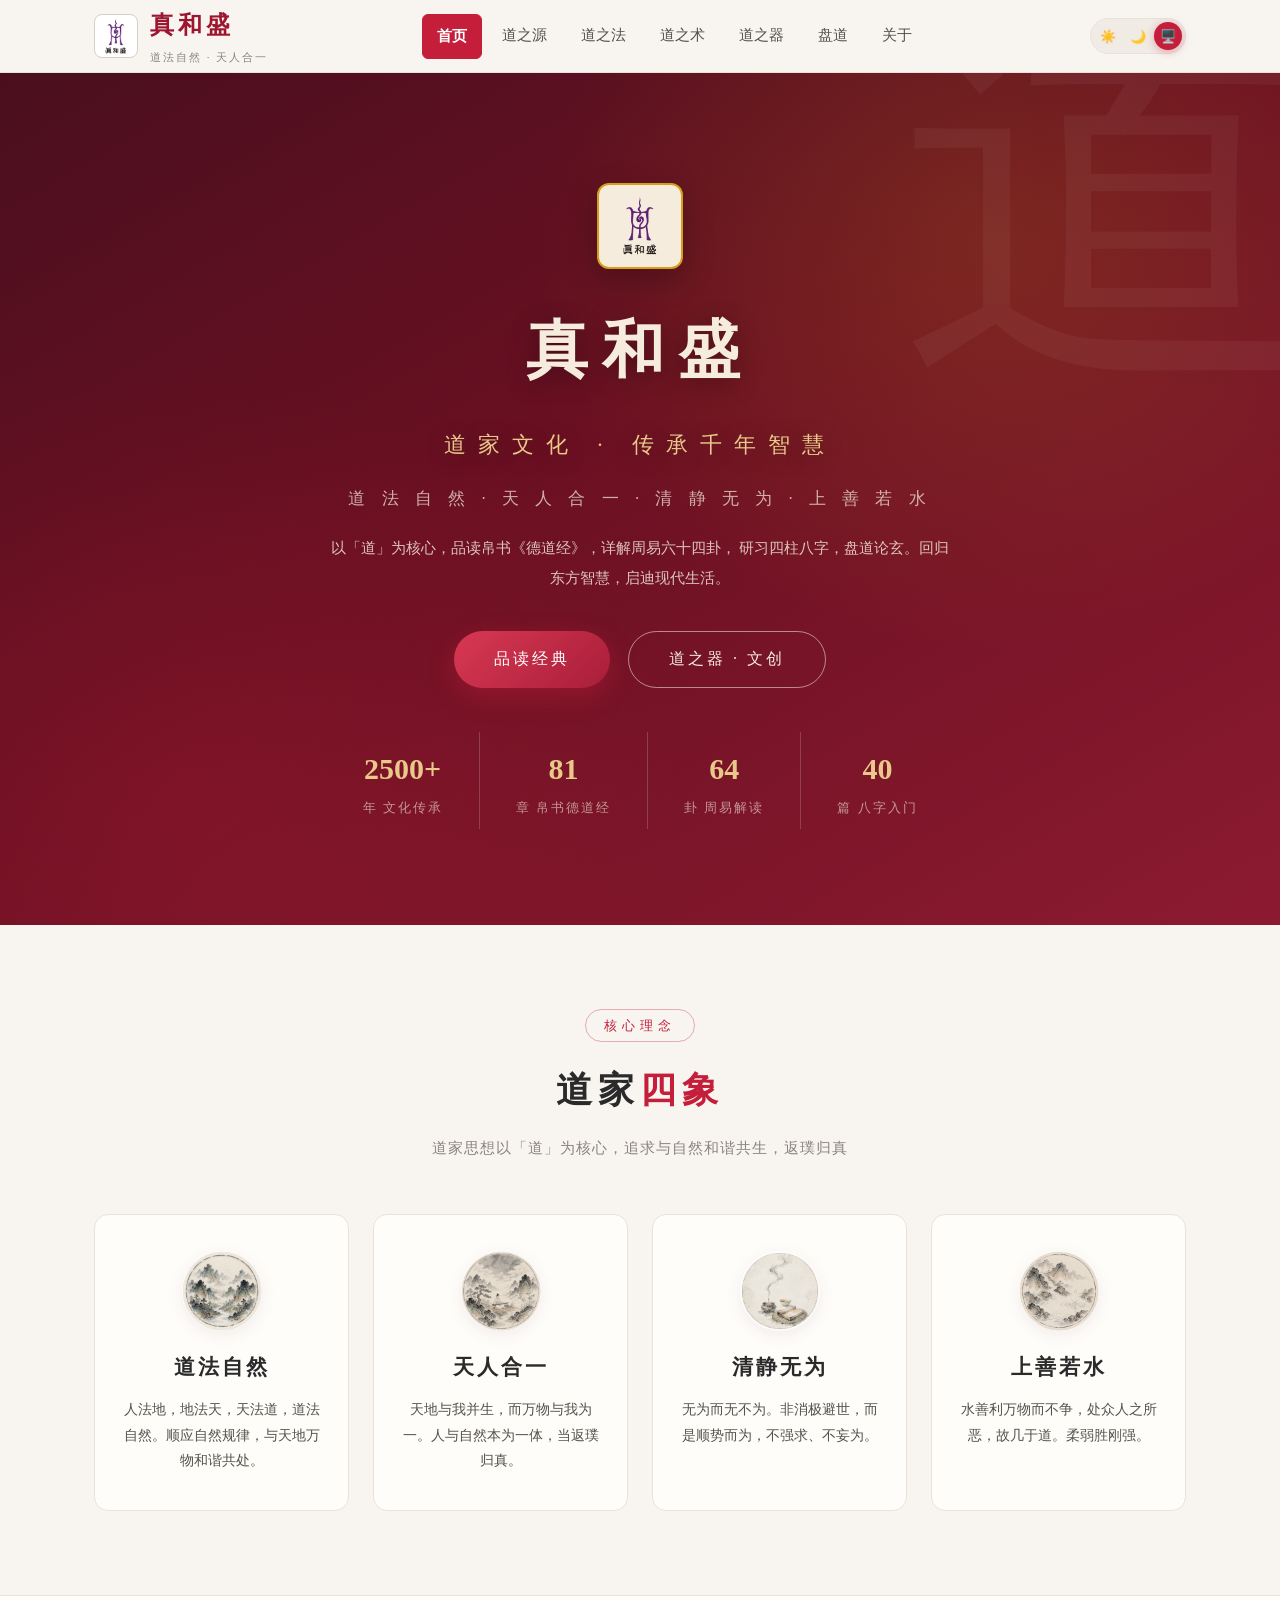
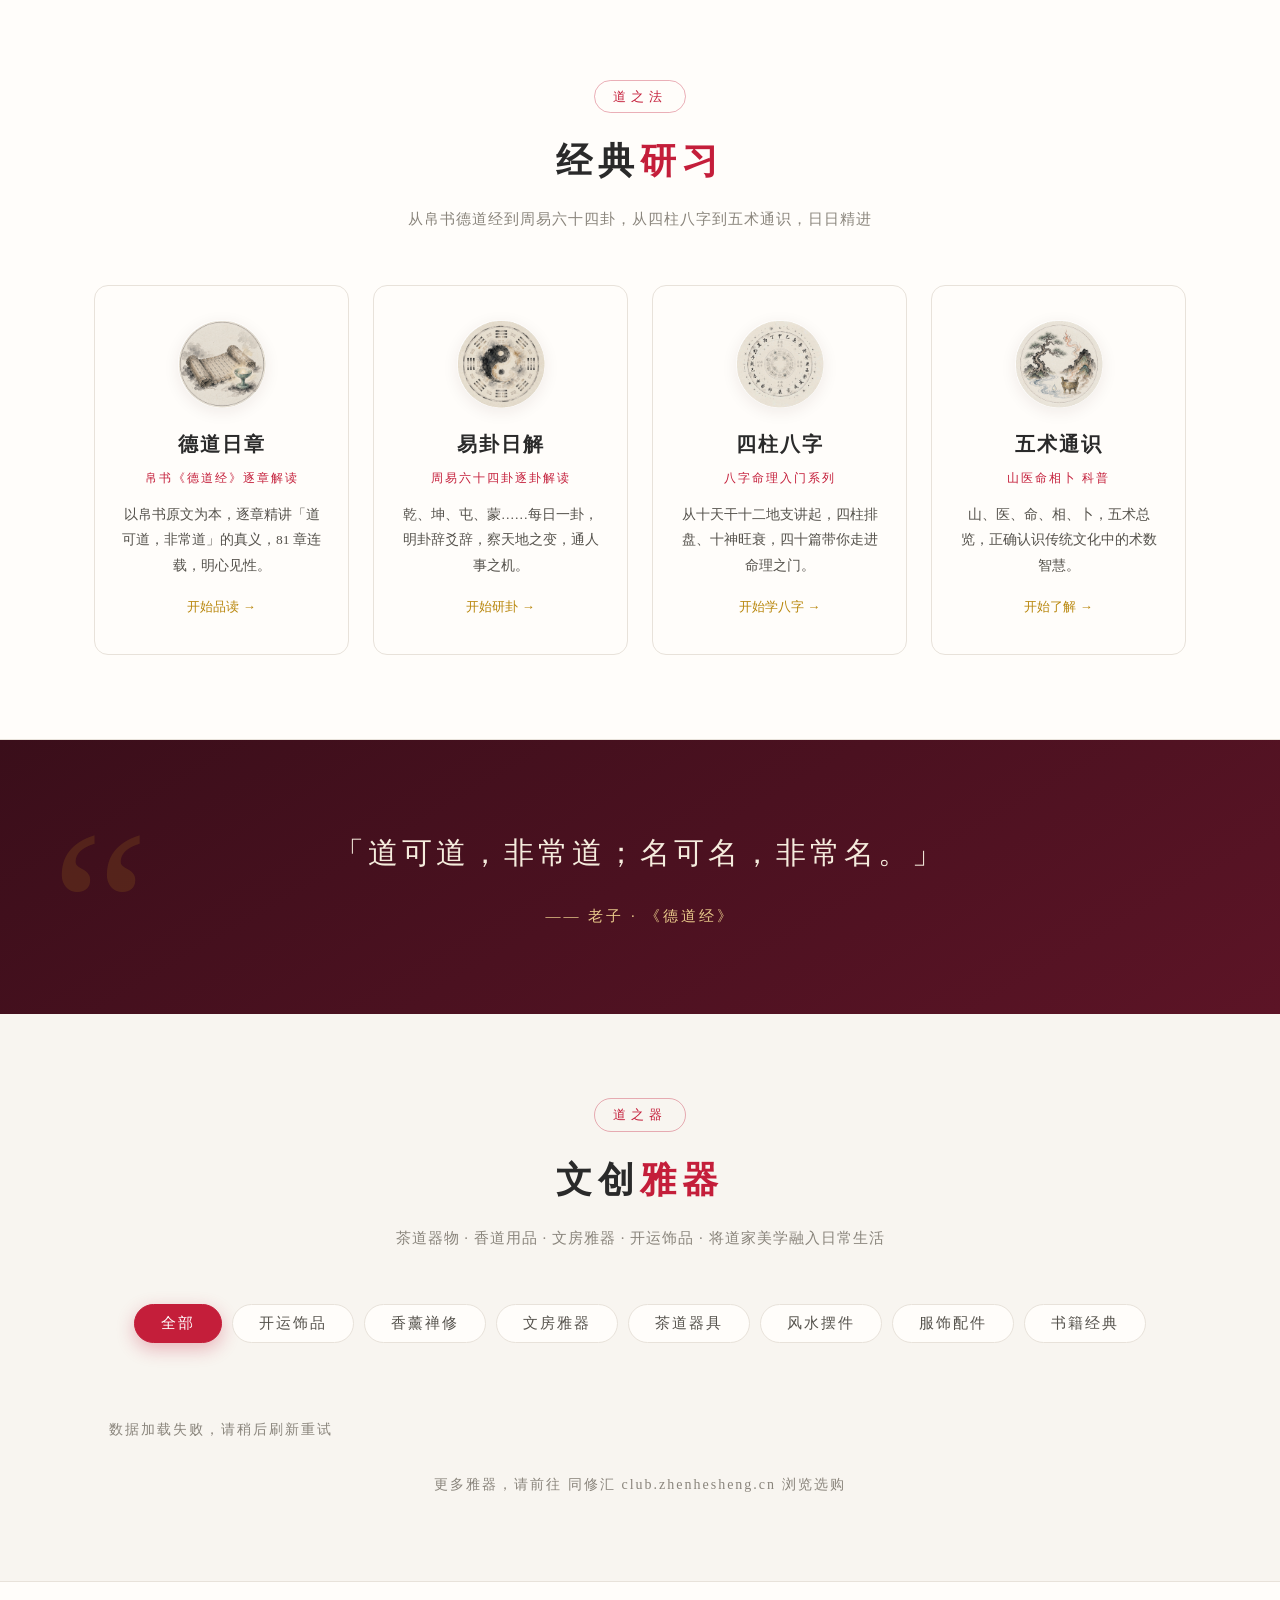
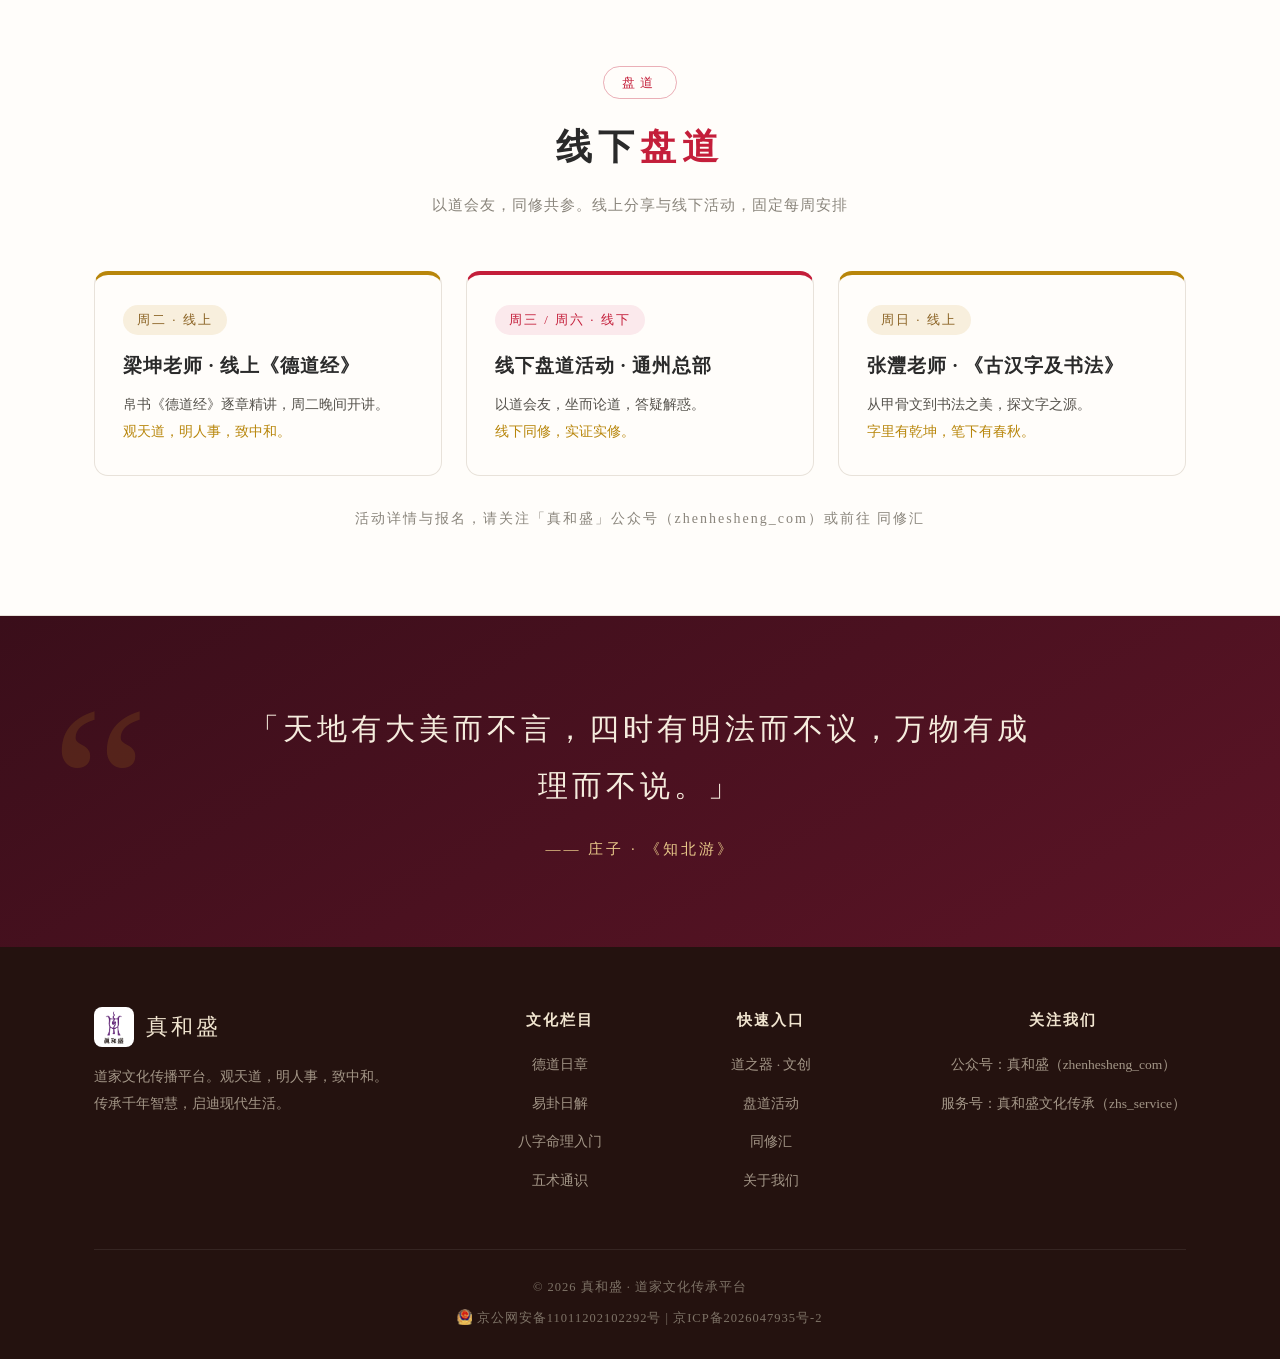
<file: index.html>
<!DOCTYPE html>
<html lang="zh-CN">
<head>
  <meta charset="UTF-8">
  <meta name="viewport" content="width=device-width, initial-scale=1.0">
  <title>真和盛 | 道家文化传承</title>
  <meta name="description" content="真和盛道家文化传播平台，探索道法自然、天人合一的东方智慧。德道日章、易卦日解、四柱八字、道之器文创，传承千年智慧，启迪现代生活。">
  <link rel="icon" href="images/favicon.ico" sizes="any">
  <link rel="icon" type="image/png" sizes="32x32" href="images/favicon-32x32.png">
  <link rel="icon" type="image/png" sizes="16x16" href="images/favicon-16x16.png">
  <link rel="apple-touch-icon" href="images/apple-touch-icon.png">
  <link rel="stylesheet" href="css/style.css?v=20260908">
</head>
<body>

  <!-- 顶部导航 -->
  <header class="topbar">
    <div class="container nav">
      <a class="brand" href="index.html">
        <span class="brand-logo"><img src="images/logo.png" alt="真和盛"></span>
        <span>
          <span class="brand-name">真和盛</span>
          <span class="brand-sub">道法自然 · 天人合一</span>
        </span>
      </a>
      <nav class="nav-links" id="navLinks">
        <a href="index.html" class="active">首页</a>
        <a href="origin.html">道之源</a>
        <a href="classics.html">道之法</a>
        <a href="practice.html">道之术</a>
        <a href="shop.html">道之器</a>
        <a href="pandao.html">盘道</a>
        <a href="about.html">关于</a>
      </nav>
      <div class="theme-switch" id="themeSwitch" role="group" aria-label="主题切换">
        <button type="button" class="ts-btn" data-theme="light" title="浅色模式">☀️</button>
        <button type="button" class="ts-btn" data-theme="dark" title="暗色模式">🌙</button>
        <button type="button" class="ts-btn" data-theme="auto" title="跟随系统">🖥️</button>
      </div>
      <button class="nav-toggle" aria-label="菜单">☰</button>
    </div>
  </header>

  <!-- Hero -->
  <section class="hero">
    <div class="hero-inner">
      <div class="hero-seal"><img src="images/logo.png" alt="真和盛印"></div>
      <h1 class="hero-title">真和盛
        <span class="small">道家文化 · 传承千年智慧</span>
      </h1>
      <p class="hero-sub">道 法 自 然 · 天 人 合 一 · 清 静 无 为 · 上 善 若 水</p>
      <p class="hero-desc">
        以「道」为核心，品读帛书《德道经》，详解周易六十四卦，
        研习四柱八字，盘道论玄。回归东方智慧，启迪现代生活。
      </p>
      <div class="hero-cta">
        <a class="btn btn-red" href="classics.html">品读经典</a>
        <a class="btn btn-ghost" href="shop.html">道之器 · 文创</a>
      </div>
      <div class="hero-meta">
        <div class="item"><div class="num">2500+</div><div class="label">年 文化传承</div></div>
        <div class="item"><div class="num">81</div><div class="label">章 帛书德道经</div></div>
        <div class="item"><div class="num">64</div><div class="label">卦 周易解读</div></div>
        <div class="item"><div class="num">40</div><div class="label">篇 八字入门</div></div>
      </div>
    </div>
  </section>

  <!-- 核心理念 -->
  <section class="section">
    <div class="container">
      <div class="section-head">
        <span class="section-kicker">核心理念</span>
        <h2 class="section-title">道家<span class="accent">四象</span></h2>
        <p class="section-sub">道家思想以「道」为核心，追求与自然和谐共生，返璞归真</p>
      </div>
      <div class="philosophy-grid">
        <div class="ph-card">
          <img class="ph-img" src="images/feat/feat-ziran.png" alt="道法自然">
          <div class="ph-name">道法自然</div>
          <p class="ph-text">人法地，地法天，天法道，道法自然。顺应自然规律，与天地万物和谐共处。</p>
        </div>
        <div class="ph-card">
          <img class="ph-img" src="images/feat/feat-tianren.png" alt="天人合一">
          <div class="ph-name">天人合一</div>
          <p class="ph-text">天地与我并生，而万物与我为一。人与自然本为一体，当返璞归真。</p>
        </div>
        <div class="ph-card">
          <img class="ph-img" src="images/feat/feat-qingjing.png" alt="清静无为">
          <div class="ph-name">清静无为</div>
          <p class="ph-text">无为而无不为。非消极避世，而是顺势而为，不强求、不妄为。</p>
        </div>
        <div class="ph-card">
          <img class="ph-img" src="images/feat/feat-ruoshui.png" alt="上善若水">
          <div class="ph-name">上善若水</div>
          <p class="ph-text">水善利万物而不争，处众人之所恶，故几于道。柔弱胜刚强。</p>
        </div>
      </div>
    </div>
  </section>

  <!-- 经典栏目 -->
  <section class="section section-alt">
    <div class="container">
      <div class="section-head">
        <span class="section-kicker">道之法</span>
        <h2 class="section-title">经典<span class="accent">研习</span></h2>
        <p class="section-sub">从帛书德道经到周易六十四卦，从四柱八字到五术通识，日日精进</p>
      </div>
      <div class="feat-grid">
        <a class="feat-card" href="classics.html">
          <img class="feat-img i1" src="images/feat/feat-jingwen.png" alt="德道日章">
          <div class="feat-name">德道日章</div>
          <div class="feat-tag">帛书《德道经》逐章解读</div>
          <p class="feat-text">以帛书原文为本，逐章精讲「道可道，非常道」的真义，81 章连载，明心见性。</p>
          <span class="feat-more">开始品读 →</span>
        </a>
        <a class="feat-card" href="classics.html#yigua">
          <img class="feat-img i2" src="images/feat/feat-zhouyi.png" alt="易卦日解">
          <div class="feat-name">易卦日解</div>
          <div class="feat-tag">周易六十四卦逐卦解读</div>
          <p class="feat-text">乾、坤、屯、蒙……每日一卦，明卦辞爻辞，察天地之变，通人事之机。</p>
          <span class="feat-more">开始研卦 →</span>
        </a>
        <a class="feat-card" href="practice.html#bazi">
          <img class="feat-img i3" src="images/feat/feat-mingpan.png" alt="四柱八字">
          <div class="feat-name">四柱八字</div>
          <div class="feat-tag">八字命理入门系列</div>
          <p class="feat-text">从十天干十二地支讲起，四柱排盘、十神旺衰，四十篇带你走进命理之门。</p>
          <span class="feat-more">开始学八字 →</span>
        </a>
        <a class="feat-card" href="practice.html">
          <img class="feat-img i4" src="images/feat/feat-wuxing.png" alt="五术通识">
          <div class="feat-name">五术通识</div>
          <div class="feat-tag">山医命相卜 科普</div>
          <p class="feat-text">山、医、命、相、卜，五术总览，正确认识传统文化中的术数智慧。</p>
          <span class="feat-more">开始了解 →</span>
        </a>
      </div>
    </div>
  </section>

  <!-- 经典语录 -->
  <section class="quote-section section">
    <div class="container quote-inner">
      <p class="quote-text">「道可道，非常道；名可名，非常名。」</p>
      <p class="quote-from">—— 老子 · 《德道经》</p>
    </div>
  </section>

  <!-- 道之器 -->
  <section class="section">
    <div class="container">
      <div class="section-head">
        <span class="section-kicker">道之器</span>
        <h2 class="section-title">文创<span class="accent">雅器</span></h2>
        <p class="section-sub">茶道器物 · 香道用品 · 文房雅器 · 开运饰品 · 将道家美学融入日常生活</p>
      </div>

      <div class="shop-tabs">
        <button class="shop-tab on" data-cate="all">全部</button>
        <button class="shop-tab" data-cate="1">开运饰品</button>
        <button class="shop-tab" data-cate="2">香薰禅修</button>
        <button class="shop-tab" data-cate="3">文房雅器</button>
        <button class="shop-tab" data-cate="4">茶道器具</button>
        <button class="shop-tab" data-cate="5">风水摆件</button>
        <button class="shop-tab" data-cate="6">服饰配件</button>
        <button class="shop-tab" data-cate="7">书籍经典</button>
      </div>

      <div class="shop-grid" data-dynamic>
        <a class="product-card" data-cate="1" href="https://club.zhenhesheng.cn/" target="_blank">
          <div class="product-img-wrap">
            <span class="product-cate">开运饰品</span>
            <img src="images/products/product-01.png" alt="天然朱砂手串">
          </div>
          <div class="product-body">
            <div class="product-name">天然朱砂手串</div>
            <p class="product-desc">天然朱砂打磨，辟邪安神，佩戴清心。</p>
            <div class="product-foot">
              <span class="product-sales">已售 326</span>
              <span class="product-cta">详情</span>
            </div>
          </div>
        </a>
        <a class="product-card" data-cate="1" href="https://club.zhenhesheng.cn/" target="_blank">
          <div class="product-img-wrap">
            <span class="product-cate">开运饰品</span>
            <img src="images/products/product-02.png" alt="小叶紫檀念珠">
          </div>
          <div class="product-body">
            <div class="product-name">小叶紫檀念珠</div>
            <p class="product-desc">印度小叶紫檀，油性充足，盘玩包浆快。</p>
            <div class="product-foot">
              <span class="product-sales">已售 189</span>
              <span class="product-cta">详情</span>
            </div>
          </div>
        </a>
        <a class="product-card" data-cate="2" href="https://club.zhenhesheng.cn/" target="_blank">
          <div class="product-img-wrap">
            <span class="product-cate">香薰禅修</span>
            <img src="images/products/product-03.png" alt="檀香线香礼盒">
          </div>
          <div class="product-body">
            <div class="product-name">檀香线香礼盒</div>
            <p class="product-desc">天然檀香，安神助眠，禅修佳品。</p>
            <div class="product-foot">
              <span class="product-sales">已售 542</span>
              <span class="product-cta">详情</span>
            </div>
          </div>
        </a>
        <a class="product-card" data-cate="2" href="https://club.zhenhesheng.cn/" target="_blank">
          <div class="product-img-wrap">
            <span class="product-cate">香薰禅修</span>
            <img src="images/products/product-04.png" alt="铜鎏金莲花香炉">
          </div>
          <div class="product-body">
            <div class="product-name">铜鎏金莲花香炉</div>
            <p class="product-desc">铜鎏金工艺，莲花造型，焚香礼佛。</p>
            <div class="product-foot">
              <span class="product-sales">已售 96</span>
              <span class="product-cta">详情</span>
            </div>
          </div>
        </a>
        <a class="product-card" data-cate="3" href="https://club.zhenhesheng.cn/" target="_blank">
          <div class="product-img-wrap">
            <span class="product-cate">文房雅器</span>
            <img src="images/products/product-05.png" alt="端砚文房四宝">
          </div>
          <div class="product-body">
            <div class="product-name">端砚文房四宝</div>
            <p class="product-desc">广东端砚，砚台、墨、笔、纸，文房雅器。</p>
            <div class="product-foot">
              <span class="product-sales">已售 64</span>
              <span class="product-cta">详情</span>
            </div>
          </div>
        </a>
        <a class="product-card" data-cate="3" href="https://club.zhenhesheng.cn/" target="_blank">
          <div class="product-img-wrap">
            <span class="product-cate">文房雅器</span>
            <img src="images/products/product-06.png" alt="竹雕镇纸一对">
          </div>
          <div class="product-body">
            <div class="product-name">竹雕镇纸一对</div>
            <p class="product-desc">手工竹雕，刻般若波罗蜜多心经。</p>
            <div class="product-foot">
              <span class="product-sales">已售 152</span>
              <span class="product-cta">详情</span>
            </div>
          </div>
        </a>
        <a class="product-card" data-cate="4" href="https://club.zhenhesheng.cn/" target="_blank">
          <div class="product-img-wrap">
            <span class="product-cate">茶道器具</span>
            <img src="images/products/product-07.png" alt="宜兴紫砂壶">
          </div>
          <div class="product-body">
            <div class="product-name">宜兴紫砂壶</div>
            <p class="product-desc">宜兴原矿紫砂，西施壶型，泡茶留香。</p>
            <div class="product-foot">
              <span class="product-sales">已售 45</span>
              <span class="product-cta">详情</span>
            </div>
          </div>
        </a>
        <a class="product-card" data-cate="4" href="https://club.zhenhesheng.cn/" target="_blank">
          <div class="product-img-wrap">
            <span class="product-cate">茶道器具</span>
            <img src="images/products/product-08.png" alt="青花盖碗茶具">
          </div>
          <div class="product-body">
            <div class="product-name">青花盖碗茶具</div>
            <p class="product-desc">景德镇青花，盖碗、茶盘、品茗杯套装。</p>
            <div class="product-foot">
              <span class="product-sales">已售 210</span>
              <span class="product-cta">详情</span>
            </div>
          </div>
        </a>
      </div>

      <div class="section-tip">
        更多雅器，请前往 <a href="https://club.zhenhesheng.cn/" target="_blank">同修汇 club.zhenhesheng.cn</a> 浏览选购
      </div>
    </div>
  </section>

  <!-- 盘道 -->
  <section class="section section-alt">
    <div class="container">
      <div class="section-head">
        <span class="section-kicker">盘道</span>
        <h2 class="section-title">线下<span class="accent">盘道</span></h2>
        <p class="section-sub">以道会友，同修共参。线上分享与线下活动，固定每周安排</p>
      </div>
      <div class="schedule-grid">
        <div class="schedule-card">
          <span class="sch-day">周二 · 线上</span>
          <div class="sch-title">梁坤老师 · 线上《德道经》</div>
          <p class="sch-meta">帛书《德道经》逐章精讲，周二晚间开讲。<br><span class="tag">观天道，明人事，致中和。</span></p>
        </div>
        <div class="schedule-card offline">
          <span class="sch-day">周三 / 周六 · 线下</span>
          <div class="sch-title">线下盘道活动 · 通州总部</div>
          <p class="sch-meta">以道会友，坐而论道，答疑解惑。<br><span class="tag">线下同修，实证实修。</span></p>
        </div>
        <div class="schedule-card">
          <span class="sch-day">周日 · 线上</span>
          <div class="sch-title">张灃老师 · 《古汉字及书法》</div>
          <p class="sch-meta">从甲骨文到书法之美，探文字之源。<br><span class="tag">字里有乾坤，笔下有春秋。</span></p>
        </div>
      </div>
      <div class="section-tip">
        活动详情与报名，请关注「真和盛」公众号（zhenhesheng_com）或前往 <a href="https://club.zhenhesheng.cn/" target="_blank">同修汇</a>
      </div>
    </div>
  </section>

  <!-- 语录 -->
  <section class="quote-section section">
    <div class="container quote-inner">
      <p class="quote-text">「天地有大美而不言，四时有明法而不议，万物有成理而不说。」</p>
      <p class="quote-from">—— 庄子 · 《知北游》</p>
    </div>
  </section>

  <!-- 页脚 -->
  <footer class="footer">
    <div class="container">
      <div class="footer-grid">
        <div>
          <div class="footer-brand">
            <img src="images/logo.png" alt="真和盛">
            <span>真和盛</span>
          </div>
          <p>道家文化传播平台。观天道，明人事，致中和。<br>传承千年智慧，启迪现代生活。</p>
        </div>
        <div>
          <h4>文化栏目</h4>
          <ul>
            <li><a href="classics.html">德道日章</a></li>
            <li><a href="classics.html#yigua">易卦日解</a></li>
            <li><a href="practice.html#bazi">八字命理入门</a></li>
            <li><a href="practice.html">五术通识</a></li>
          </ul>
        </div>
        <div>
          <h4>快速入口</h4>
          <ul>
            <li><a href="shop.html">道之器 · 文创</a></li>
            <li><a href="pandao.html">盘道活动</a></li>
            <li><a href="https://club.zhenhesheng.cn/" target="_blank">同修汇</a></li>
            <li><a href="about.html">关于我们</a></li>
          </ul>
        </div>
        <div>
          <h4>关注我们</h4>
          <ul>
            <li><a href="about.html">公众号：真和盛（zhenhesheng_com）</a></li>
            <li><a href="about.html">服务号：真和盛文化传承（zhs_service）</a></li>
          </ul>
        </div>
      </div>
      <div class="footer-bottom">
        © 2026 真和盛 · 道家文化传承平台<br><span class="beian-row"><a href="https://beian.mps.gov.cn/#/query/webSearch?code=11011202102292" target="_blank" rel="noreferrer"><img src="images/beian.png" alt="公安备案" class="beian-icon">京公网安备11011202102292号</a><span class="beian-sep">&nbsp;|&nbsp;</span><a href="https://beian.miit.gov.cn/" target="_blank" rel="nofollow">京ICP备2026047935号-2</a></span>
      </div>
    </div>
  </footer>

  <script src="js/main.js"></script>
  <script src="js/data-sync.js?v=20260907"></script>
</body>
</html>
</file>
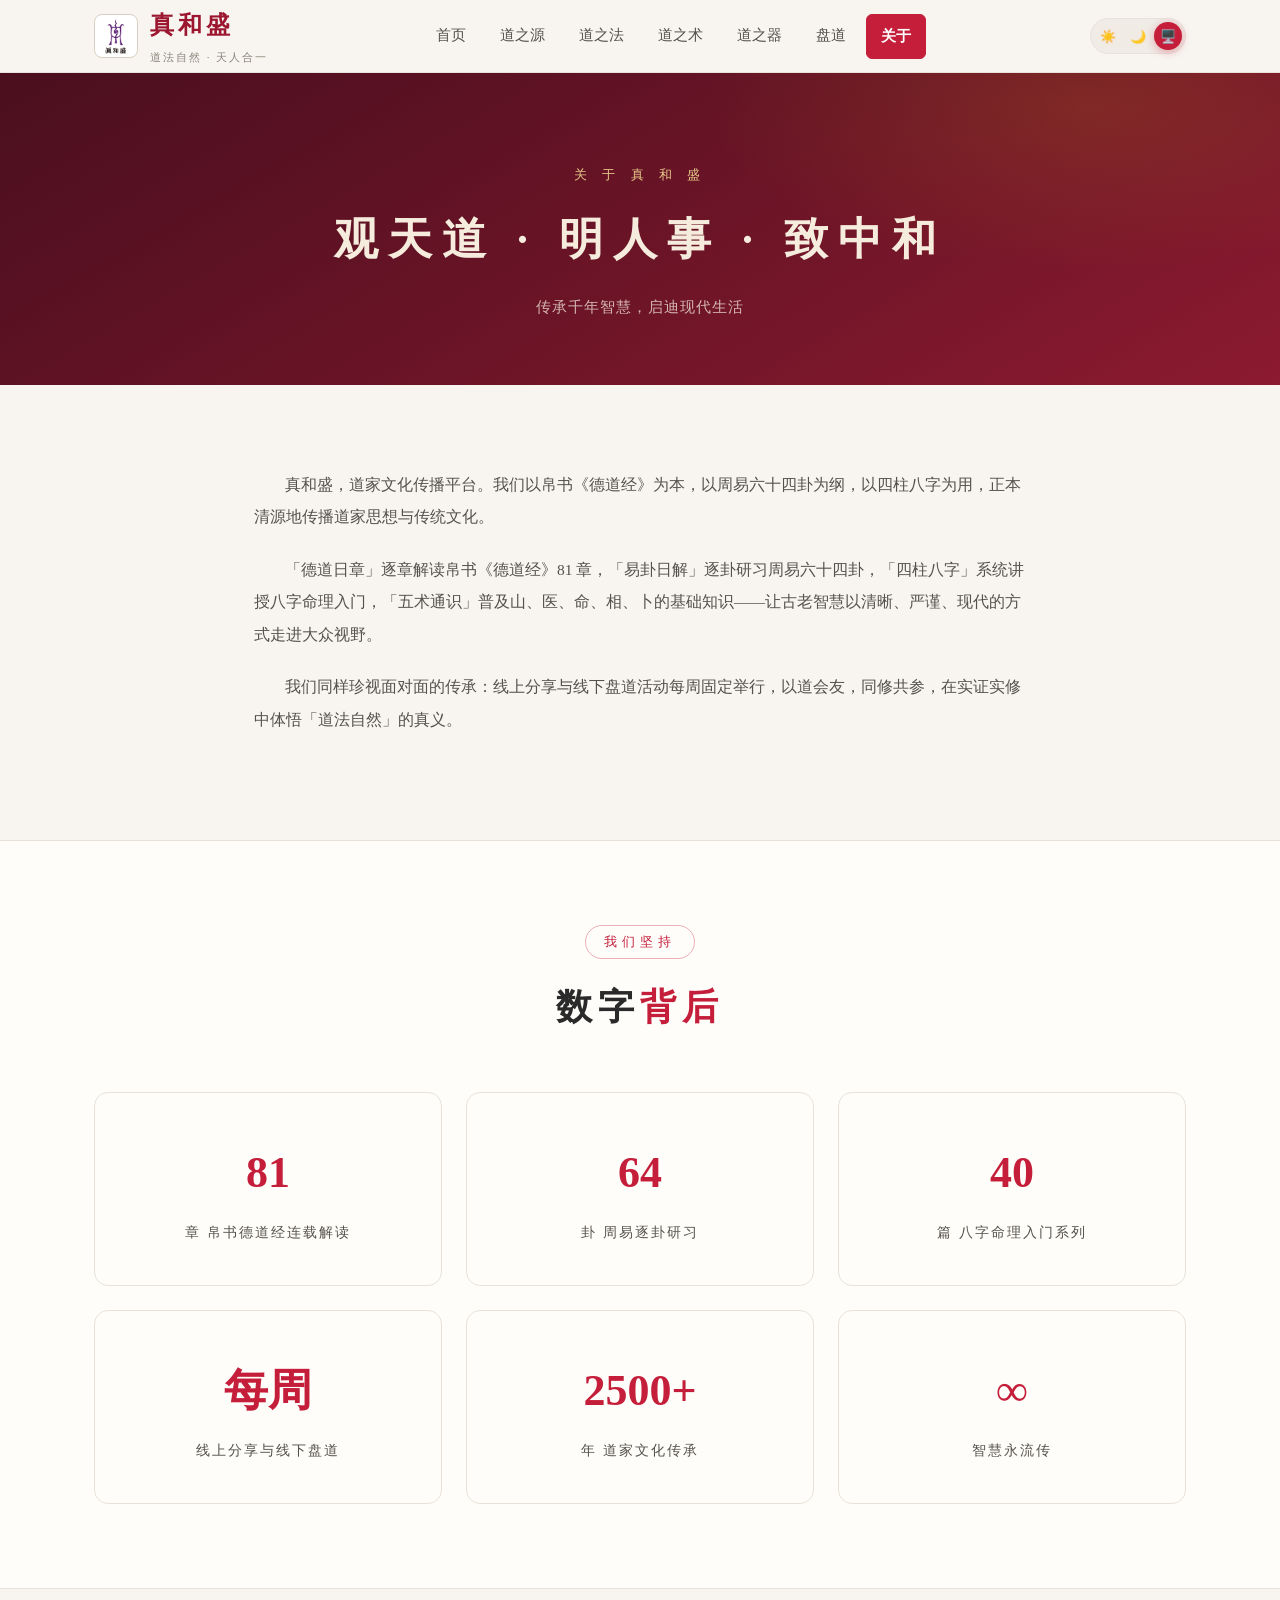
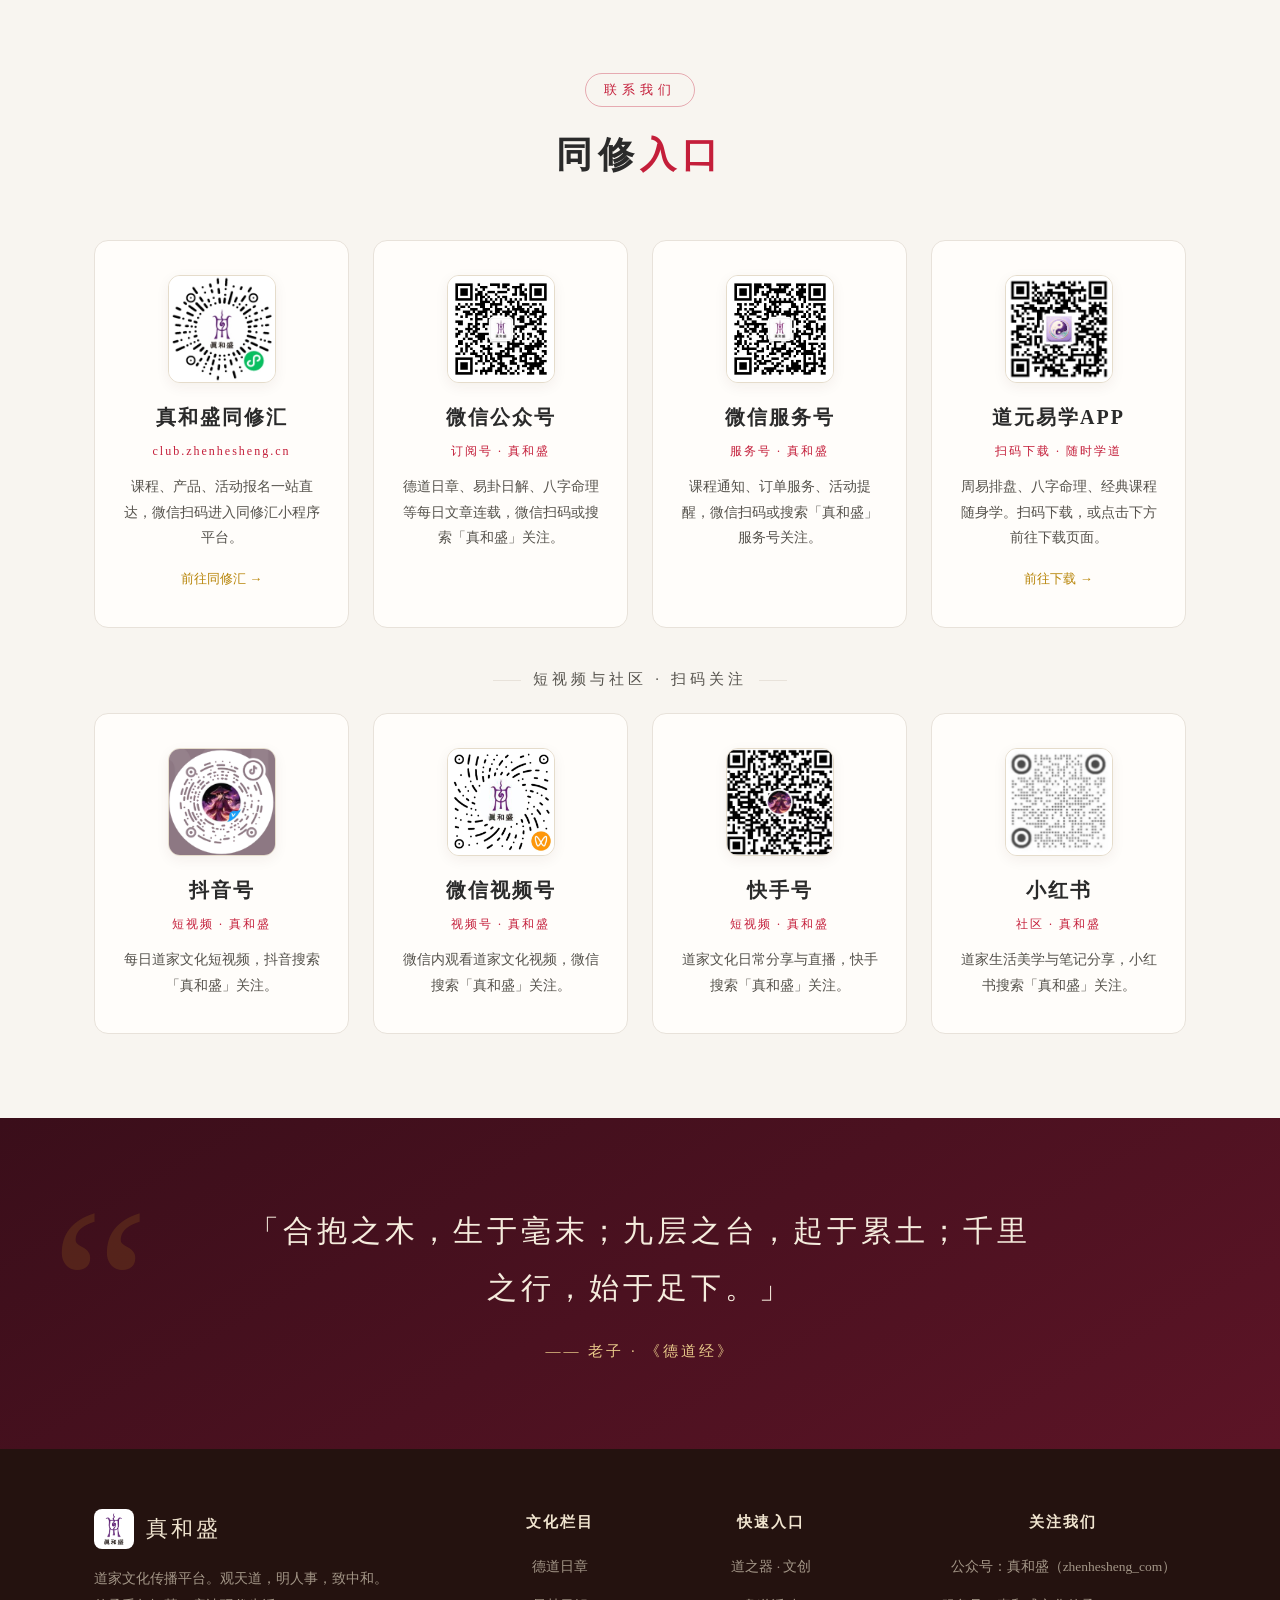
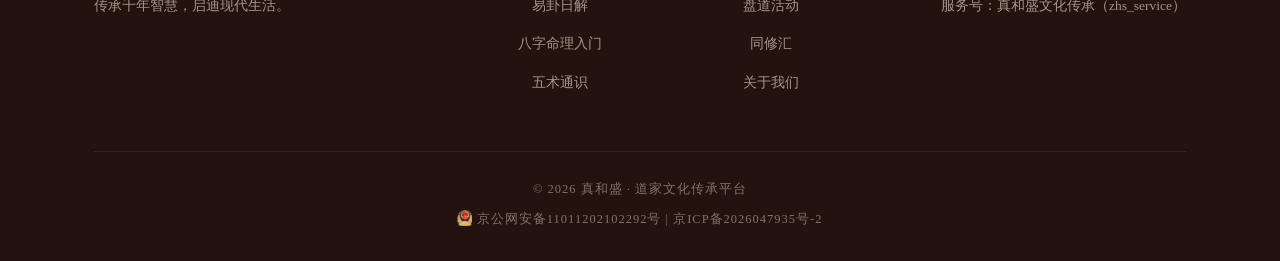
<file: about.html>
<!DOCTYPE html>
<html lang="zh-CN">
<head>
  <meta charset="UTF-8">
  <meta name="viewport" content="width=device-width, initial-scale=1.0">
  <title>关于真和盛 | 真和盛</title>
  <meta name="description" content="真和盛道家文化传播平台，观天道，明人事，致中和。了解我们的使命与愿景。">
  <link rel="icon" href="images/favicon.ico" sizes="any">
  <link rel="icon" type="image/png" sizes="32x32" href="images/favicon-32x32.png">
  <link rel="icon" type="image/png" sizes="16x16" href="images/favicon-16x16.png">
  <link rel="apple-touch-icon" href="images/apple-touch-icon.png">
  <link rel="stylesheet" href="css/style.css?v=20261108">
</head>
<body>

  <!-- 顶部导航 -->
  <header class="topbar">
    <div class="container nav">
      <a class="brand" href="index.html">
        <span class="brand-logo"><img src="images/logo.png" alt="真和盛"></span>
        <span>
          <span class="brand-name">真和盛</span>
          <span class="brand-sub">道法自然 · 天人合一</span>
        </span>
      </a>
      <nav class="nav-links" id="navLinks">
        <a href="index.html">首页</a>
        <a href="origin.html">道之源</a>
        <a href="classics.html">道之法</a>
        <a href="practice.html">道之术</a>
        <a href="shop.html">道之器</a>
        <a href="pandao.html">盘道</a>
        <a href="about.html" class="active">关于</a>
      </nav>
      <div class="theme-switch" id="themeSwitch" role="group" aria-label="主题切换">
        <button type="button" class="ts-btn" data-theme="light" title="浅色模式">☀️</button>
        <button type="button" class="ts-btn" data-theme="dark" title="暗色模式">🌙</button>
        <button type="button" class="ts-btn" data-theme="auto" title="跟随系统">🖥️</button>
      </div>
      <button class="nav-toggle" aria-label="菜单">☰</button>
    </div>
  </header>

  <!-- 页头 -->
  <section class="page-hero">
    <div class="container">
      <p class="kicker">关 于 真 和 盛</p>
      <h1>观天道 · 明人事 · 致中和</h1>
      <p>传承千年智慧，启迪现代生活</p>
    </div>
  </section>

  <!-- 简介 -->
  <section class="section">
    <div class="container text-block">
      <p>真和盛，道家文化传播平台。我们以帛书《德道经》为本，以周易六十四卦为纲，以四柱八字为用，正本清源地传播道家思想与传统文化。</p>
      <p>「德道日章」逐章解读帛书《德道经》81 章，「易卦日解」逐卦研习周易六十四卦，「四柱八字」系统讲授八字命理入门，「五术通识」普及山、医、命、相、卜的基础知识——让古老智慧以清晰、严谨、现代的方式走进大众视野。</p>
      <p>我们同样珍视面对面的传承：线上分享与线下盘道活动每周固定举行，以道会友，同修共参，在实证实修中体悟「道法自然」的真义。</p>
    </div>
  </section>

  <!-- 数据 -->
  <section class="section section-alt">
    <div class="container">
      <div class="section-head">
        <span class="section-kicker">我们坚持</span>
        <h2 class="section-title">数字<span class="accent">背后</span></h2>
      </div>
      <div class="about-cards">
        <div class="stat-card">
          <div class="stat-num">81</div>
          <div class="stat-label">章 帛书德道经连载解读</div>
        </div>
        <div class="stat-card">
          <div class="stat-num">64</div>
          <div class="stat-label">卦 周易逐卦研习</div>
        </div>
        <div class="stat-card">
          <div class="stat-num">40</div>
          <div class="stat-label">篇 八字命理入门系列</div>
        </div>
        <div class="stat-card">
          <div class="stat-num">每周</div>
          <div class="stat-label">线上分享与线下盘道</div>
        </div>
        <div class="stat-card">
          <div class="stat-num">2500+</div>
          <div class="stat-label">年 道家文化传承</div>
        </div>
        <div class="stat-card">
          <div class="stat-num">∞</div>
          <div class="stat-label">智慧永流传</div>
        </div>
      </div>
    </div>
  </section>

  <!-- 联系 -->
  <section class="section">
    <div class="container">
      <div class="section-head">
        <span class="section-kicker">联系我们</span>
        <h2 class="section-title">同修<span class="accent">入口</span></h2>
      </div>
      <div class="feat-grid">
        <a class="feat-card" href="https://club.zhenhesheng.cn/" target="_blank">
          <img class="feat-qr" src="images/qr-club.jpg" alt="同修汇二维码">
          <div class="feat-name">真和盛同修汇</div>
          <div class="feat-tag">club.zhenhesheng.cn</div>
          <p class="feat-text">课程、产品、活动报名一站直达，微信扫码进入同修汇小程序平台。</p>
          <span class="feat-more">前往同修汇 →</span>
        </a>
        <div class="feat-card">
          <img class="feat-qr" src="images/qr-gzh.jpg" alt="微信公众号二维码">
          <div class="feat-name">微信公众号</div>
          <div class="feat-tag">订阅号 · 真和盛</div>
          <p class="feat-text">德道日章、易卦日解、八字命理等每日文章连载，微信扫码或搜索「真和盛」关注。</p>
        </div>
        <div class="feat-card">
          <img class="feat-qr" src="images/qr-fwh.jpg" alt="微信服务号二维码">
          <div class="feat-name">微信服务号</div>
          <div class="feat-tag">服务号 · 真和盛</div>
          <p class="feat-text">课程通知、订单服务、活动提醒，微信扫码或搜索「真和盛」服务号关注。</p>
        </div>
        <div class="feat-card">
          <img class="feat-qr" src="images/qr-download.png" alt="道元易学APP下载二维码">
          <div class="feat-name">道元易学APP</div>
          <div class="feat-tag">扫码下载 · 随时学道</div>
          <p class="feat-text">周易排盘、八字命理、经典课程随身学。扫码下载，或点击下方前往下载页面。</p>
          <a class="feat-more" href="https://club.zhenhesheng.cn/h5/download" target="_blank">前往下载 →</a>
        </div>
      </div>

      <p class="feat-subhead">短视频与社区 · 扫码关注</p>
      <div class="feat-grid">
        <div class="feat-card">
          <img class="feat-qr" src="images/qr-douyin.png" alt="抖音号二维码">
          <div class="feat-name">抖音号</div>
          <div class="feat-tag">短视频 · 真和盛</div>
          <p class="feat-text">每日道家文化短视频，抖音搜索「真和盛」关注。</p>
        </div>
        <div class="feat-card">
          <img class="feat-qr" src="images/qr-shipinhao.png" alt="微信视频号二维码">
          <div class="feat-name">微信视频号</div>
          <div class="feat-tag">视频号 · 真和盛</div>
          <p class="feat-text">微信内观看道家文化视频，微信搜索「真和盛」关注。</p>
        </div>
        <div class="feat-card">
          <img class="feat-qr" src="images/qr-kuaishou.png" alt="快手号二维码">
          <div class="feat-name">快手号</div>
          <div class="feat-tag">短视频 · 真和盛</div>
          <p class="feat-text">道家文化日常分享与直播，快手搜索「真和盛」关注。</p>
        </div>
        <div class="feat-card">
          <img class="feat-qr" src="images/qr-xiaohongshu.png" alt="小红书二维码">
          <div class="feat-name">小红书</div>
          <div class="feat-tag">社区 · 真和盛</div>
          <p class="feat-text">道家生活美学与笔记分享，小红书搜索「真和盛」关注。</p>
        </div>
      </div>
    </div>
  </section>

  <!-- 语录 -->
  <section class="quote-section section">
    <div class="container quote-inner">
      <p class="quote-text">「合抱之木，生于毫末；九层之台，起于累土；千里之行，始于足下。」</p>
      <p class="quote-from">—— 老子 · 《德道经》</p>
    </div>
  </section>

  <!-- 页脚 -->
  <footer class="footer">
    <div class="container">
      <div class="footer-grid">
        <div>
          <div class="footer-brand">
            <img src="images/logo.png" alt="真和盛">
            <span>真和盛</span>
          </div>
          <p>道家文化传播平台。观天道，明人事，致中和。<br>传承千年智慧，启迪现代生活。</p>
        </div>
        <div>
          <h4>文化栏目</h4>
          <ul>
            <li><a href="classics.html">德道日章</a></li>
            <li><a href="classics.html#yigua">易卦日解</a></li>
            <li><a href="practice.html#bazi">八字命理入门</a></li>
            <li><a href="practice.html">五术通识</a></li>
          </ul>
        </div>
        <div>
          <h4>快速入口</h4>
          <ul>
            <li><a href="shop.html">道之器 · 文创</a></li>
            <li><a href="pandao.html">盘道活动</a></li>
            <li><a href="https://club.zhenhesheng.cn/" target="_blank">同修汇</a></li>
            <li><a href="about.html">关于我们</a></li>
          </ul>
        </div>
        <div>
          <h4>关注我们</h4>
          <ul>
            <li><a href="about.html">公众号：真和盛（zhenhesheng_com）</a></li>
            <li><a href="about.html">服务号：真和盛文化传承（zhs_service）</a></li>
          </ul>
        </div>
      </div>
      <div class="footer-bottom">
        © 2026 真和盛 · 道家文化传承平台<br><span class="beian-row"><a href="https://beian.mps.gov.cn/#/query/webSearch?code=11011202102292" target="_blank" rel="noreferrer"><img src="images/beian.png" alt="公安备案" class="beian-icon">京公网安备11011202102292号</a><span class="beian-sep">&nbsp;|&nbsp;</span><a href="https://beian.miit.gov.cn/" target="_blank" rel="nofollow">京ICP备2026047935号-2</a></span>
      </div>
    </div>
  </footer>

  <script src="js/main.js"></script>
</body>
</html>
</file>
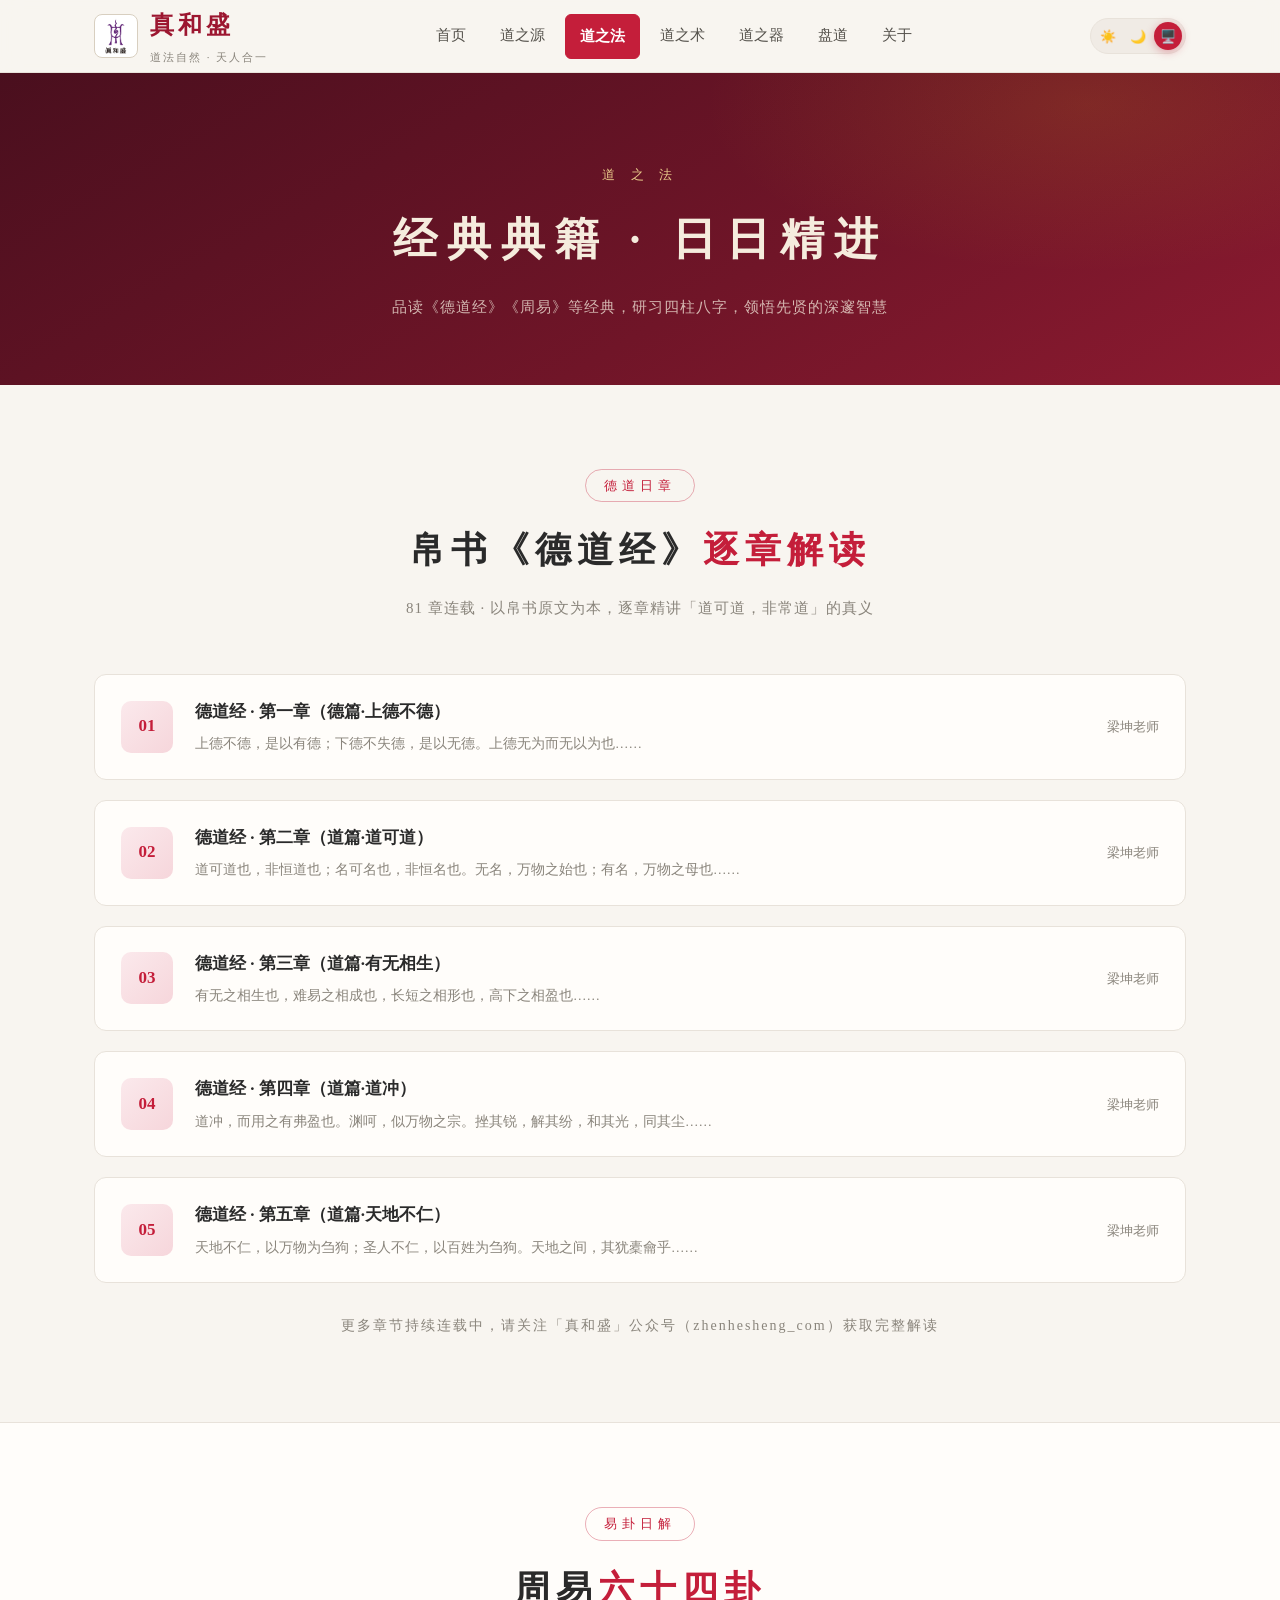
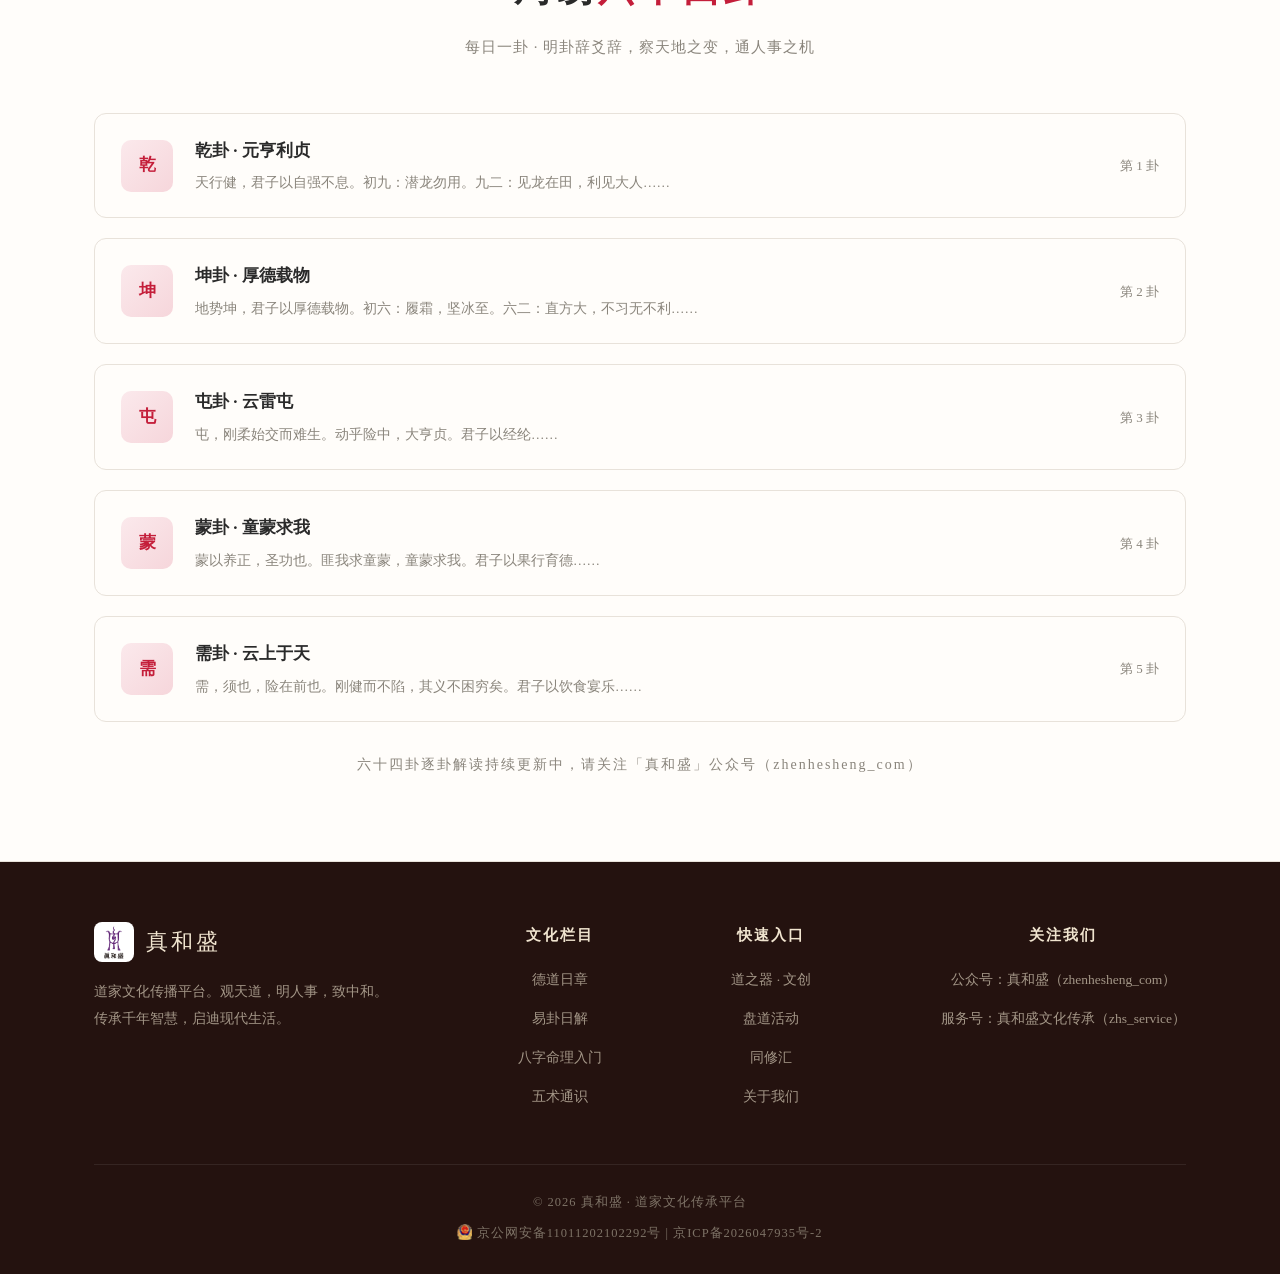
<file: classics.html>
<!DOCTYPE html>
<html lang="zh-CN">
<head>
  <meta charset="UTF-8">
  <meta name="viewport" content="width=device-width, initial-scale=1.0">
  <title>道之法 · 经典典籍 | 真和盛</title>
  <meta name="description" content="品读帛书《德道经》逐章解读、周易六十四卦逐卦解读、四柱八字命理入门，领悟先贤的深邃智慧。">
  <link rel="icon" href="images/favicon.ico" sizes="any">
  <link rel="icon" type="image/png" sizes="32x32" href="images/favicon-32x32.png">
  <link rel="icon" type="image/png" sizes="16x16" href="images/favicon-16x16.png">
  <link rel="apple-touch-icon" href="images/apple-touch-icon.png">
  <link rel="stylesheet" href="css/style.css?v=20260908">
</head>
<body>

  <!-- 顶部导航 -->
  <header class="topbar">
    <div class="container nav">
      <a class="brand" href="index.html">
        <span class="brand-logo"><img src="images/logo.png" alt="真和盛"></span>
        <span>
          <span class="brand-name">真和盛</span>
          <span class="brand-sub">道法自然 · 天人合一</span>
        </span>
      </a>
      <nav class="nav-links" id="navLinks">
        <a href="index.html">首页</a>
        <a href="origin.html">道之源</a>
        <a href="classics.html" class="active">道之法</a>
        <a href="practice.html">道之术</a>
        <a href="shop.html">道之器</a>
        <a href="pandao.html">盘道</a>
        <a href="about.html">关于</a>
      </nav>
      <div class="theme-switch" id="themeSwitch" role="group" aria-label="主题切换">
        <button type="button" class="ts-btn" data-theme="light" title="浅色模式">☀️</button>
        <button type="button" class="ts-btn" data-theme="dark" title="暗色模式">🌙</button>
        <button type="button" class="ts-btn" data-theme="auto" title="跟随系统">🖥️</button>
      </div>
      <button class="nav-toggle" aria-label="菜单">☰</button>
    </div>
  </header>

  <!-- 页头 -->
  <section class="page-hero">
    <div class="container">
      <p class="kicker">道 之 法</p>
      <h1>经典典籍 · 日日精进</h1>
      <p>品读《德道经》《周易》等经典，研习四柱八字，领悟先贤的深邃智慧</p>
    </div>
  </section>

  <!-- 德道日章 -->
  <section class="section" id="dedao">
    <div class="container">
      <div class="section-head">
        <span class="section-kicker">德道日章</span>
        <h2 class="section-title">帛书《德道经》<span class="accent">逐章解读</span></h2>
        <p class="section-sub">81 章连载 · 以帛书原文为本，逐章精讲「道可道，非常道」的真义</p>
      </div>

      <div class="article-list">
        <div class="article-row">
          <div class="article-no">01</div>
          <div class="article-body">
            <div class="article-title">德道经 · 第一章（德篇·上德不德）</div>
            <p class="article-excerpt">上德不德，是以有德；下德不失德，是以无德。上德无为而无以为也……</p>
          </div>
          <div class="article-meta">梁坤老师</div>
        </div>
        <div class="article-row">
          <div class="article-no">02</div>
          <div class="article-body">
            <div class="article-title">德道经 · 第二章（道篇·道可道）</div>
            <p class="article-excerpt">道可道也，非恒道也；名可名也，非恒名也。无名，万物之始也；有名，万物之母也……</p>
          </div>
          <div class="article-meta">梁坤老师</div>
        </div>
        <div class="article-row">
          <div class="article-no">03</div>
          <div class="article-body">
            <div class="article-title">德道经 · 第三章（道篇·有无相生）</div>
            <p class="article-excerpt">有无之相生也，难易之相成也，长短之相形也，高下之相盈也……</p>
          </div>
          <div class="article-meta">梁坤老师</div>
        </div>
        <div class="article-row">
          <div class="article-no">04</div>
          <div class="article-body">
            <div class="article-title">德道经 · 第四章（道篇·道冲）</div>
            <p class="article-excerpt">道冲，而用之有弗盈也。渊呵，似万物之宗。挫其锐，解其纷，和其光，同其尘……</p>
          </div>
          <div class="article-meta">梁坤老师</div>
        </div>
        <div class="article-row">
          <div class="article-no">05</div>
          <div class="article-body">
            <div class="article-title">德道经 · 第五章（道篇·天地不仁）</div>
            <p class="article-excerpt">天地不仁，以万物为刍狗；圣人不仁，以百姓为刍狗。天地之间，其犹橐龠乎……</p>
          </div>
          <div class="article-meta">梁坤老师</div>
        </div>
      </div>

      <div class="section-tip">
        更多章节持续连载中，请关注「真和盛」公众号（zhenhesheng_com）获取完整解读
      </div>
    </div>
  </section>

  <!-- 易卦日解 -->
  <section class="section section-alt" id="yigua">
    <div class="container">
      <div class="section-head">
        <span class="section-kicker">易卦日解</span>
        <h2 class="section-title">周易<span class="accent">六十四卦</span></h2>
        <p class="section-sub">每日一卦 · 明卦辞爻辞，察天地之变，通人事之机</p>
      </div>

      <div class="article-list">
        <div class="article-row">
          <div class="article-no">乾</div>
          <div class="article-body">
            <div class="article-title">乾卦 · 元亨利贞</div>
            <p class="article-excerpt">天行健，君子以自强不息。初九：潜龙勿用。九二：见龙在田，利见大人……</p>
          </div>
          <div class="article-meta">第 1 卦</div>
        </div>
        <div class="article-row">
          <div class="article-no">坤</div>
          <div class="article-body">
            <div class="article-title">坤卦 · 厚德载物</div>
            <p class="article-excerpt">地势坤，君子以厚德载物。初六：履霜，坚冰至。六二：直方大，不习无不利……</p>
          </div>
          <div class="article-meta">第 2 卦</div>
        </div>
        <div class="article-row">
          <div class="article-no">屯</div>
          <div class="article-body">
            <div class="article-title">屯卦 · 云雷屯</div>
            <p class="article-excerpt">屯，刚柔始交而难生。动乎险中，大亨贞。君子以经纶……</p>
          </div>
          <div class="article-meta">第 3 卦</div>
        </div>
        <div class="article-row">
          <div class="article-no">蒙</div>
          <div class="article-body">
            <div class="article-title">蒙卦 · 童蒙求我</div>
            <p class="article-excerpt">蒙以养正，圣功也。匪我求童蒙，童蒙求我。君子以果行育德……</p>
          </div>
          <div class="article-meta">第 4 卦</div>
        </div>
        <div class="article-row">
          <div class="article-no">需</div>
          <div class="article-body">
            <div class="article-title">需卦 · 云上于天</div>
            <p class="article-excerpt">需，须也，险在前也。刚健而不陷，其义不困穷矣。君子以饮食宴乐……</p>
          </div>
          <div class="article-meta">第 5 卦</div>
        </div>
      </div>

      <div class="section-tip">
        六十四卦逐卦解读持续更新中，请关注「真和盛」公众号（zhenhesheng_com）
      </div>
    </div>
  </section>

  <!-- 页脚 -->
  <footer class="footer">
    <div class="container">
      <div class="footer-grid">
        <div>
          <div class="footer-brand">
            <img src="images/logo.png" alt="真和盛">
            <span>真和盛</span>
          </div>
          <p>道家文化传播平台。观天道，明人事，致中和。<br>传承千年智慧，启迪现代生活。</p>
        </div>
        <div>
          <h4>文化栏目</h4>
          <ul>
            <li><a href="classics.html">德道日章</a></li>
            <li><a href="classics.html#yigua">易卦日解</a></li>
            <li><a href="practice.html#bazi">八字命理入门</a></li>
            <li><a href="practice.html">五术通识</a></li>
          </ul>
        </div>
        <div>
          <h4>快速入口</h4>
          <ul>
            <li><a href="shop.html">道之器 · 文创</a></li>
            <li><a href="pandao.html">盘道活动</a></li>
            <li><a href="https://club.zhenhesheng.cn/" target="_blank">同修汇</a></li>
            <li><a href="about.html">关于我们</a></li>
          </ul>
        </div>
        <div>
          <h4>关注我们</h4>
          <ul>
            <li><a href="about.html">公众号：真和盛（zhenhesheng_com）</a></li>
            <li><a href="about.html">服务号：真和盛文化传承（zhs_service）</a></li>
          </ul>
        </div>
      </div>
      <div class="footer-bottom">
        © 2026 真和盛 · 道家文化传承平台<br><span class="beian-row"><a href="https://beian.mps.gov.cn/#/query/webSearch?code=11011202102292" target="_blank" rel="noreferrer"><img src="images/beian.png" alt="公安备案" class="beian-icon">京公网安备11011202102292号</a><span class="beian-sep">&nbsp;|&nbsp;</span><a href="https://beian.miit.gov.cn/" target="_blank" rel="nofollow">京ICP备2026047935号-2</a></span>
      </div>
    </div>
  </footer>

  <script src="js/main.js"></script>
</body>
</html>
</file>
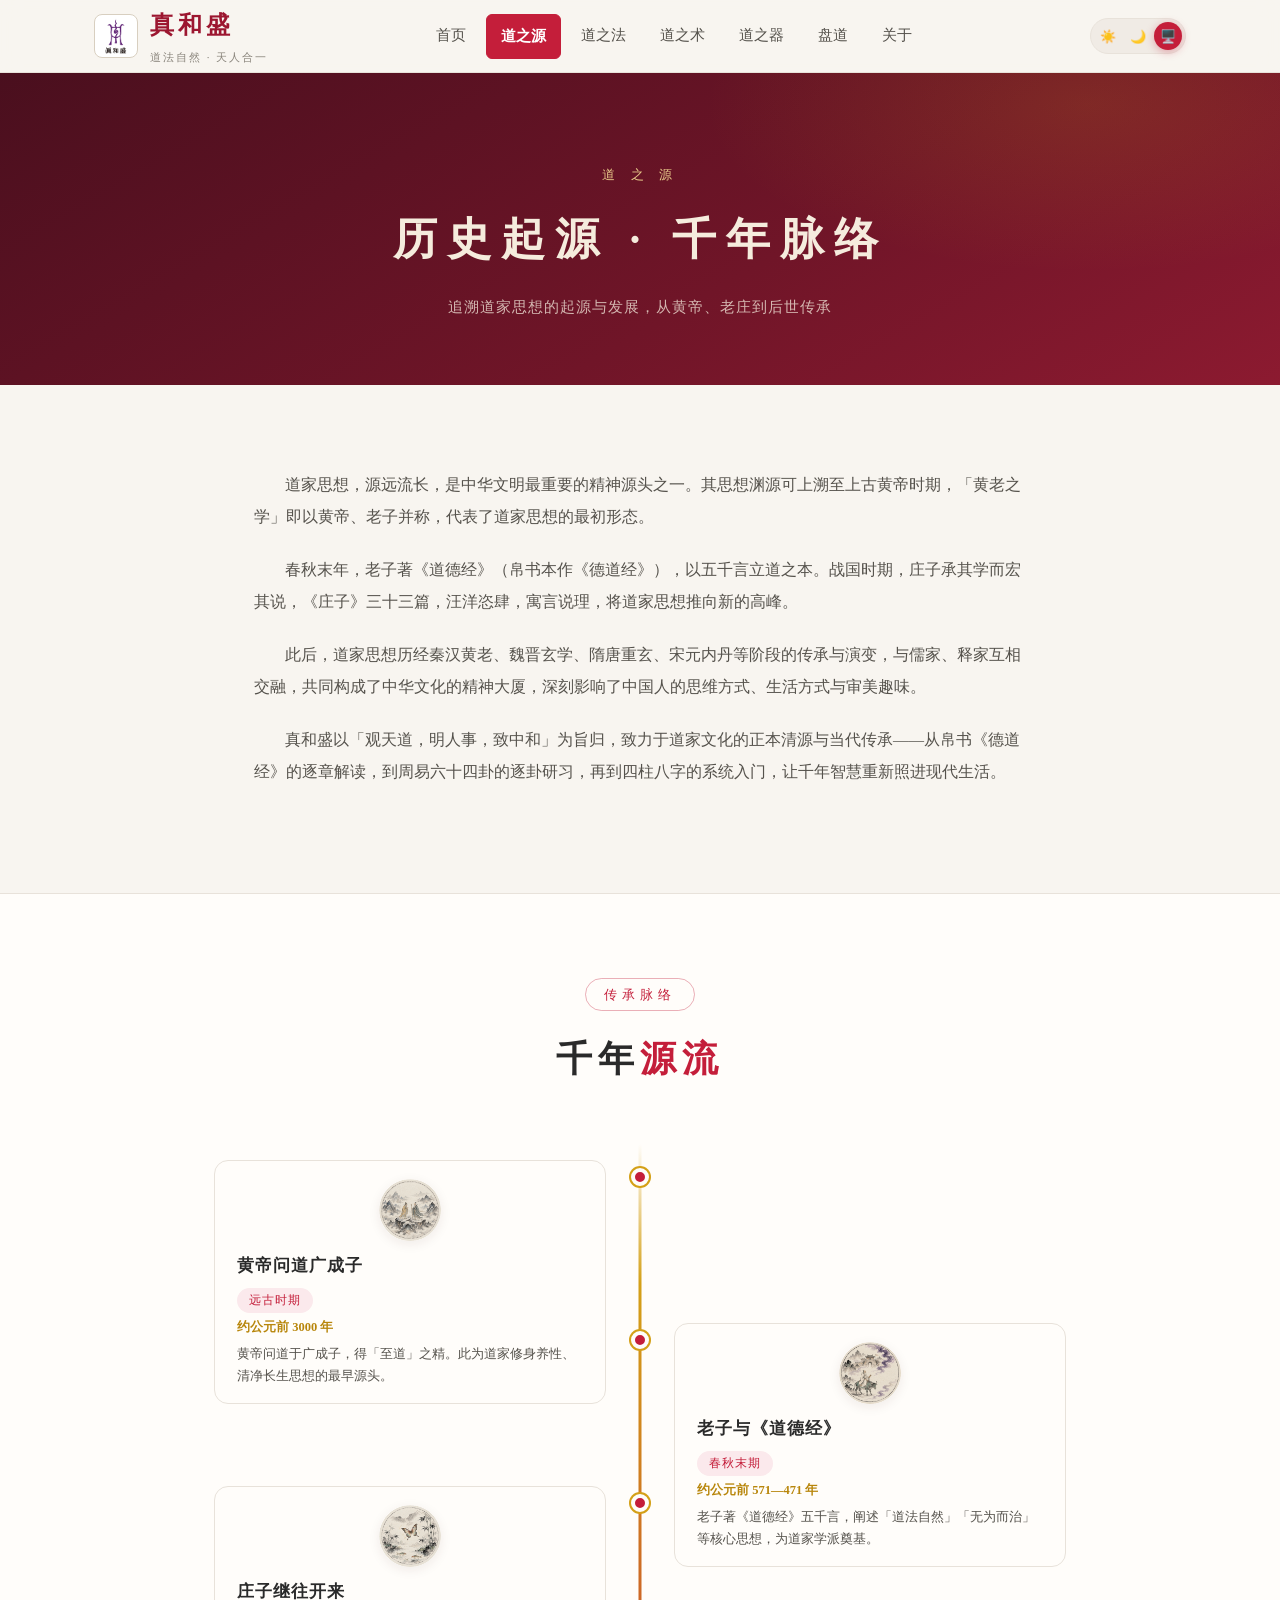
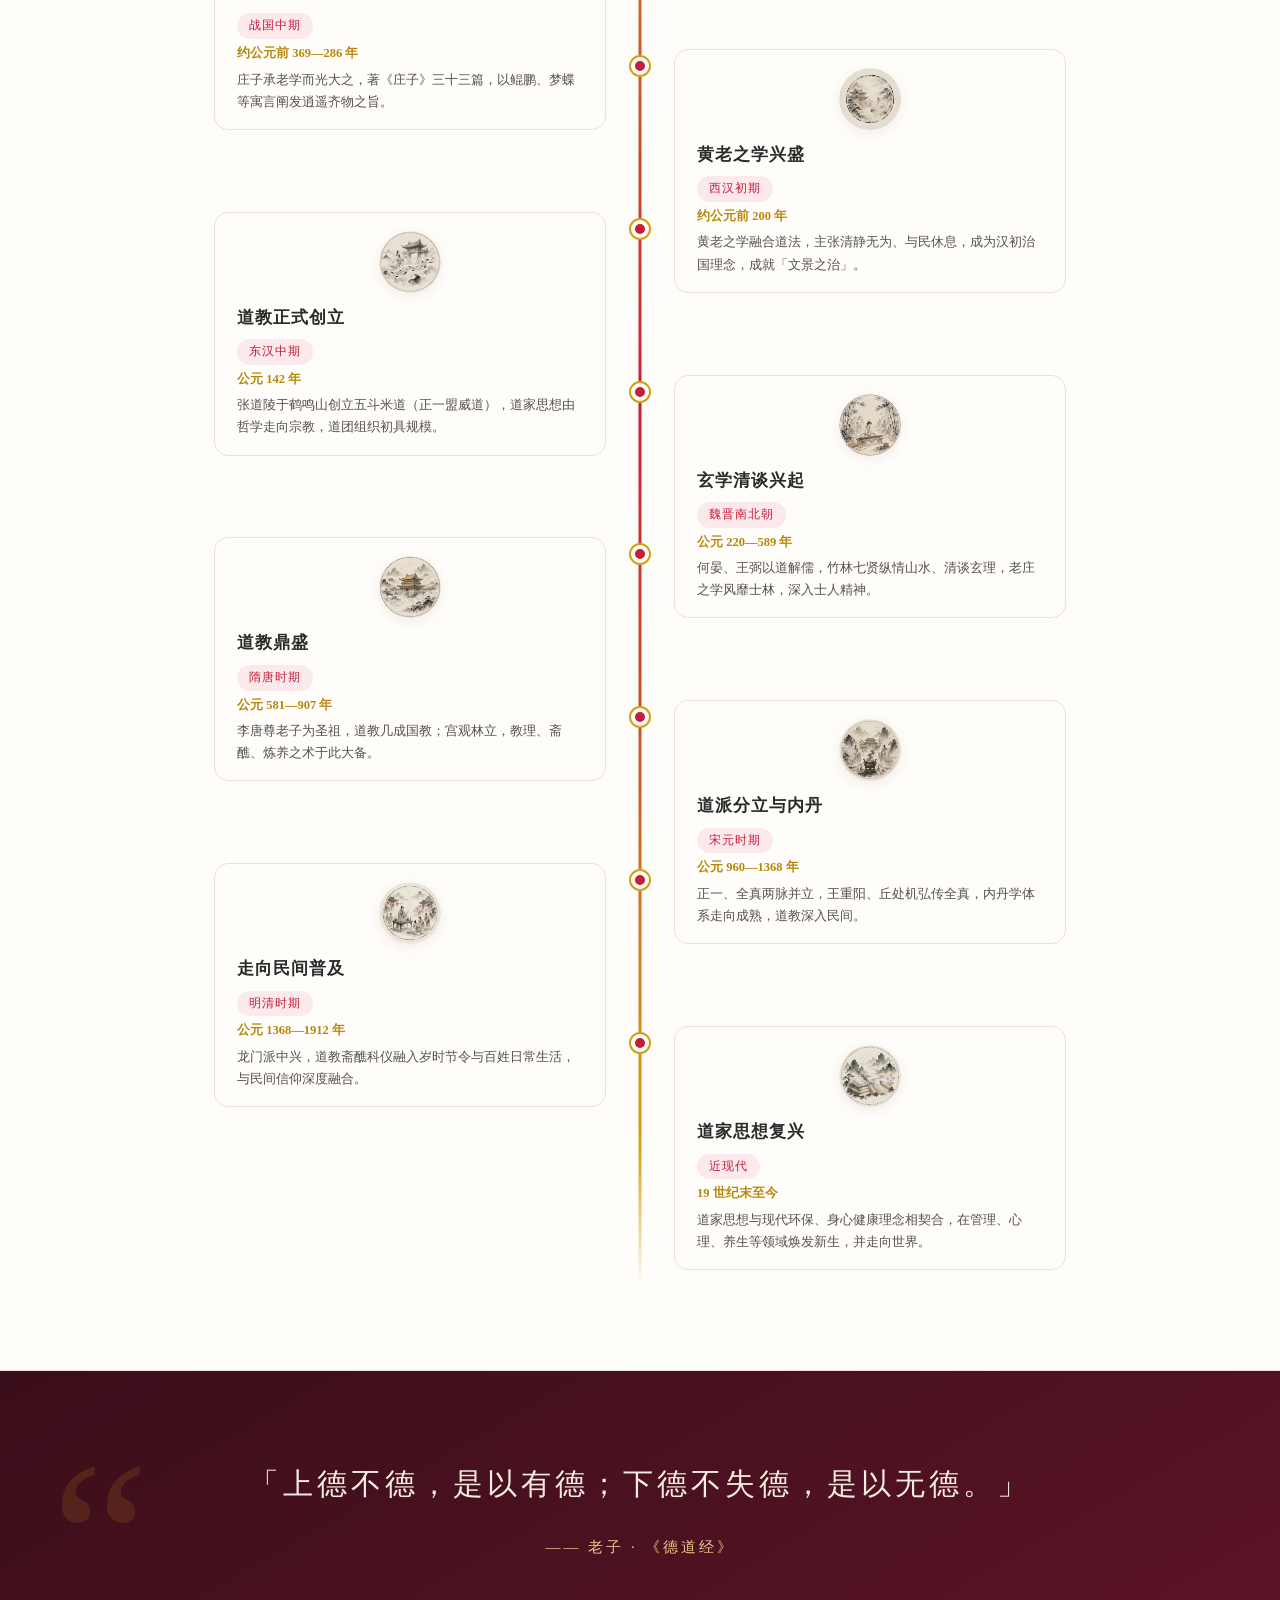
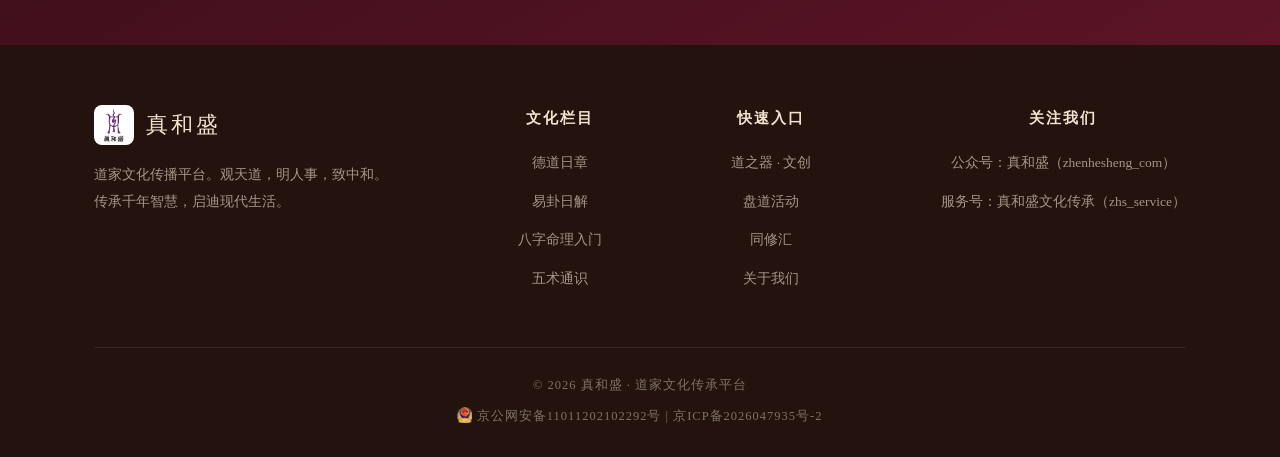
<file: origin.html>
<!DOCTYPE html>
<html lang="zh-CN">
<head>
  <meta charset="UTF-8">
  <meta name="viewport" content="width=device-width, initial-scale=1.0">
  <title>道之源 · 历史起源 | 真和盛</title>
  <meta name="description" content="追溯道家思想的起源与发展，从黄帝、老庄到后世传承，了解道家文化的千年脉络。">
  <link rel="icon" href="images/favicon.ico" sizes="any">
  <link rel="icon" type="image/png" sizes="32x32" href="images/favicon-32x32.png">
  <link rel="icon" type="image/png" sizes="16x16" href="images/favicon-16x16.png">
  <link rel="apple-touch-icon" href="images/apple-touch-icon.png">
  <link rel="stylesheet" href="css/style.css?v=20260908">
</head>
<body>

  <!-- 顶部导航 -->
  <header class="topbar">
    <div class="container nav">
      <a class="brand" href="index.html">
        <span class="brand-logo"><img src="images/logo.png" alt="真和盛"></span>
        <span>
          <span class="brand-name">真和盛</span>
          <span class="brand-sub">道法自然 · 天人合一</span>
        </span>
      </a>
      <nav class="nav-links" id="navLinks">
        <a href="index.html">首页</a>
        <a href="origin.html" class="active">道之源</a>
        <a href="classics.html">道之法</a>
        <a href="practice.html">道之术</a>
        <a href="shop.html">道之器</a>
        <a href="pandao.html">盘道</a>
        <a href="about.html">关于</a>
      </nav>
      <div class="theme-switch" id="themeSwitch" role="group" aria-label="主题切换">
        <button type="button" class="ts-btn" data-theme="light" title="浅色模式">☀️</button>
        <button type="button" class="ts-btn" data-theme="dark" title="暗色模式">🌙</button>
        <button type="button" class="ts-btn" data-theme="auto" title="跟随系统">🖥️</button>
      </div>
      <button class="nav-toggle" aria-label="菜单">☰</button>
    </div>
  </header>

  <!-- 页头 -->
  <section class="page-hero">
    <div class="container">
      <p class="kicker">道 之 源</p>
      <h1>历史起源 · 千年脉络</h1>
      <p>追溯道家思想的起源与发展，从黄帝、老庄到后世传承</p>
    </div>
  </section>

  <!-- 起源正文 -->
  <section class="section">
    <div class="container text-block">
      <p>道家思想，源远流长，是中华文明最重要的精神源头之一。其思想渊源可上溯至上古黄帝时期，「黄老之学」即以黄帝、老子并称，代表了道家思想的最初形态。</p>
      <p>春秋末年，老子著《道德经》（帛书本作《德道经》），以五千言立道之本。战国时期，庄子承其学而宏其说，《庄子》三十三篇，汪洋恣肆，寓言说理，将道家思想推向新的高峰。</p>
      <p>此后，道家思想历经秦汉黄老、魏晋玄学、隋唐重玄、宋元内丹等阶段的传承与演变，与儒家、释家互相交融，共同构成了中华文化的精神大厦，深刻影响了中国人的思维方式、生活方式与审美趣味。</p>
      <p>真和盛以「观天道，明人事，致中和」为旨归，致力于道家文化的正本清源与当代传承——从帛书《德道经》的逐章解读，到周易六十四卦的逐卦研习，再到四柱八字的系统入门，让千年智慧重新照进现代生活。</p>
    </div>
  </section>

  <!-- 时间脉络 -->
  <section class="section section-alt">
    <div class="container">
      <div class="section-head">
        <span class="section-kicker">传承脉络</span>
        <h2 class="section-title">千年<span class="accent">源流</span></h2>
      </div>
            <div class="timeline">

        <div class="tl-item">
          <span class="tl-dot"></span>
          <div class="tl-card">
            <img class="tl-img" src="images/feat/feat-era-01.png" alt="黄帝问道广成子">
            <div class="tl-title">黄帝问道广成子</div>
            <div><span class="tl-period">远古时期</span></div>
            <div class="tl-year">约公元前 3000 年</div>
            <p class="tl-desc">黄帝问道于广成子，得「至道」之精。此为道家修身养性、清净长生思想的最早源头。</p>
          </div>
        </div>

        <div class="tl-item">
          <span class="tl-dot"></span>
          <div class="tl-card">
            <img class="tl-img" src="images/feat/feat-era-02.png" alt="老子与《道德经》">
            <div class="tl-title">老子与《道德经》</div>
            <div><span class="tl-period">春秋末期</span></div>
            <div class="tl-year">约公元前 571—471 年</div>
            <p class="tl-desc">老子著《道德经》五千言，阐述「道法自然」「无为而治」等核心思想，为道家学派奠基。</p>
          </div>
        </div>

        <div class="tl-item">
          <span class="tl-dot"></span>
          <div class="tl-card">
            <img class="tl-img" src="images/feat/feat-era-03.png" alt="庄子继往开来">
            <div class="tl-title">庄子继往开来</div>
            <div><span class="tl-period">战国中期</span></div>
            <div class="tl-year">约公元前 369—286 年</div>
            <p class="tl-desc">庄子承老学而光大之，著《庄子》三十三篇，以鲲鹏、梦蝶等寓言阐发逍遥齐物之旨。</p>
          </div>
        </div>

        <div class="tl-item">
          <span class="tl-dot"></span>
          <div class="tl-card">
            <img class="tl-img" src="images/feat/feat-era-04.png" alt="黄老之学兴盛">
            <div class="tl-title">黄老之学兴盛</div>
            <div><span class="tl-period">西汉初期</span></div>
            <div class="tl-year">约公元前 200 年</div>
            <p class="tl-desc">黄老之学融合道法，主张清静无为、与民休息，成为汉初治国理念，成就「文景之治」。</p>
          </div>
        </div>

        <div class="tl-item">
          <span class="tl-dot"></span>
          <div class="tl-card">
            <img class="tl-img" src="images/feat/feat-era-05.png" alt="道教正式创立">
            <div class="tl-title">道教正式创立</div>
            <div><span class="tl-period">东汉中期</span></div>
            <div class="tl-year">公元 142 年</div>
            <p class="tl-desc">张道陵于鹤鸣山创立五斗米道（正一盟威道），道家思想由哲学走向宗教，道团组织初具规模。</p>
          </div>
        </div>

        <div class="tl-item">
          <span class="tl-dot"></span>
          <div class="tl-card">
            <img class="tl-img" src="images/feat/feat-era-06.png" alt="玄学清谈兴起">
            <div class="tl-title">玄学清谈兴起</div>
            <div><span class="tl-period">魏晋南北朝</span></div>
            <div class="tl-year">公元 220—589 年</div>
            <p class="tl-desc">何晏、王弼以道解儒，竹林七贤纵情山水、清谈玄理，老庄之学风靡士林，深入士人精神。</p>
          </div>
        </div>

        <div class="tl-item">
          <span class="tl-dot"></span>
          <div class="tl-card">
            <img class="tl-img" src="images/feat/feat-era-07.png" alt="道教鼎盛">
            <div class="tl-title">道教鼎盛</div>
            <div><span class="tl-period">隋唐时期</span></div>
            <div class="tl-year">公元 581—907 年</div>
            <p class="tl-desc">李唐尊老子为圣祖，道教几成国教；宫观林立，教理、斋醮、炼养之术于此大备。</p>
          </div>
        </div>

        <div class="tl-item">
          <span class="tl-dot"></span>
          <div class="tl-card">
            <img class="tl-img" src="images/feat/feat-era-08.png" alt="道派分立与内丹">
            <div class="tl-title">道派分立与内丹</div>
            <div><span class="tl-period">宋元时期</span></div>
            <div class="tl-year">公元 960—1368 年</div>
            <p class="tl-desc">正一、全真两脉并立，王重阳、丘处机弘传全真，内丹学体系走向成熟，道教深入民间。</p>
          </div>
        </div>

        <div class="tl-item">
          <span class="tl-dot"></span>
          <div class="tl-card">
            <img class="tl-img" src="images/feat/feat-era-09.png" alt="走向民间普及">
            <div class="tl-title">走向民间普及</div>
            <div><span class="tl-period">明清时期</span></div>
            <div class="tl-year">公元 1368—1912 年</div>
            <p class="tl-desc">龙门派中兴，道教斋醮科仪融入岁时节令与百姓日常生活，与民间信仰深度融合。</p>
          </div>
        </div>

        <div class="tl-item">
          <span class="tl-dot"></span>
          <div class="tl-card">
            <img class="tl-img" src="images/feat/feat-era-10.png" alt="道家思想复兴">
            <div class="tl-title">道家思想复兴</div>
            <div><span class="tl-period">近现代</span></div>
            <div class="tl-year">19 世纪末至今</div>
            <p class="tl-desc">道家思想与现代环保、身心健康理念相契合，在管理、心理、养生等领域焕发新生，并走向世界。</p>
          </div>
        </div>
      </div>
    </div>
  </section>

  <!-- 语录 -->
  <section class="quote-section section">
    <div class="container quote-inner">
      <p class="quote-text">「上德不德，是以有德；下德不失德，是以无德。」</p>
      <p class="quote-from">—— 老子 · 《德道经》</p>
    </div>
  </section>

  <!-- 页脚 -->
  <footer class="footer">
    <div class="container">
      <div class="footer-grid">
        <div>
          <div class="footer-brand">
            <img src="images/logo.png" alt="真和盛">
            <span>真和盛</span>
          </div>
          <p>道家文化传播平台。观天道，明人事，致中和。<br>传承千年智慧，启迪现代生活。</p>
        </div>
        <div>
          <h4>文化栏目</h4>
          <ul>
            <li><a href="classics.html">德道日章</a></li>
            <li><a href="classics.html#yigua">易卦日解</a></li>
            <li><a href="practice.html#bazi">八字命理入门</a></li>
            <li><a href="practice.html">五术通识</a></li>
          </ul>
        </div>
        <div>
          <h4>快速入口</h4>
          <ul>
            <li><a href="shop.html">道之器 · 文创</a></li>
            <li><a href="pandao.html">盘道活动</a></li>
            <li><a href="https://club.zhenhesheng.cn/" target="_blank">同修汇</a></li>
            <li><a href="about.html">关于我们</a></li>
          </ul>
        </div>
        <div>
          <h4>关注我们</h4>
          <ul>
            <li><a href="about.html">公众号：真和盛（zhenhesheng_com）</a></li>
            <li><a href="about.html">服务号：真和盛文化传承（zhs_service）</a></li>
          </ul>
        </div>
      </div>
      <div class="footer-bottom">
        © 2026 真和盛 · 道家文化传承平台<br><span class="beian-row"><a href="https://beian.mps.gov.cn/#/query/webSearch?code=11011202102292" target="_blank" rel="noreferrer"><img src="images/beian.png" alt="公安备案" class="beian-icon">京公网安备11011202102292号</a><span class="beian-sep">&nbsp;|&nbsp;</span><a href="https://beian.miit.gov.cn/" target="_blank" rel="nofollow">京ICP备2026047935号-2</a></span>
      </div>
    </div>
  </footer>

  <script src="js/main.js"></script>
</body>
</html>
</file>
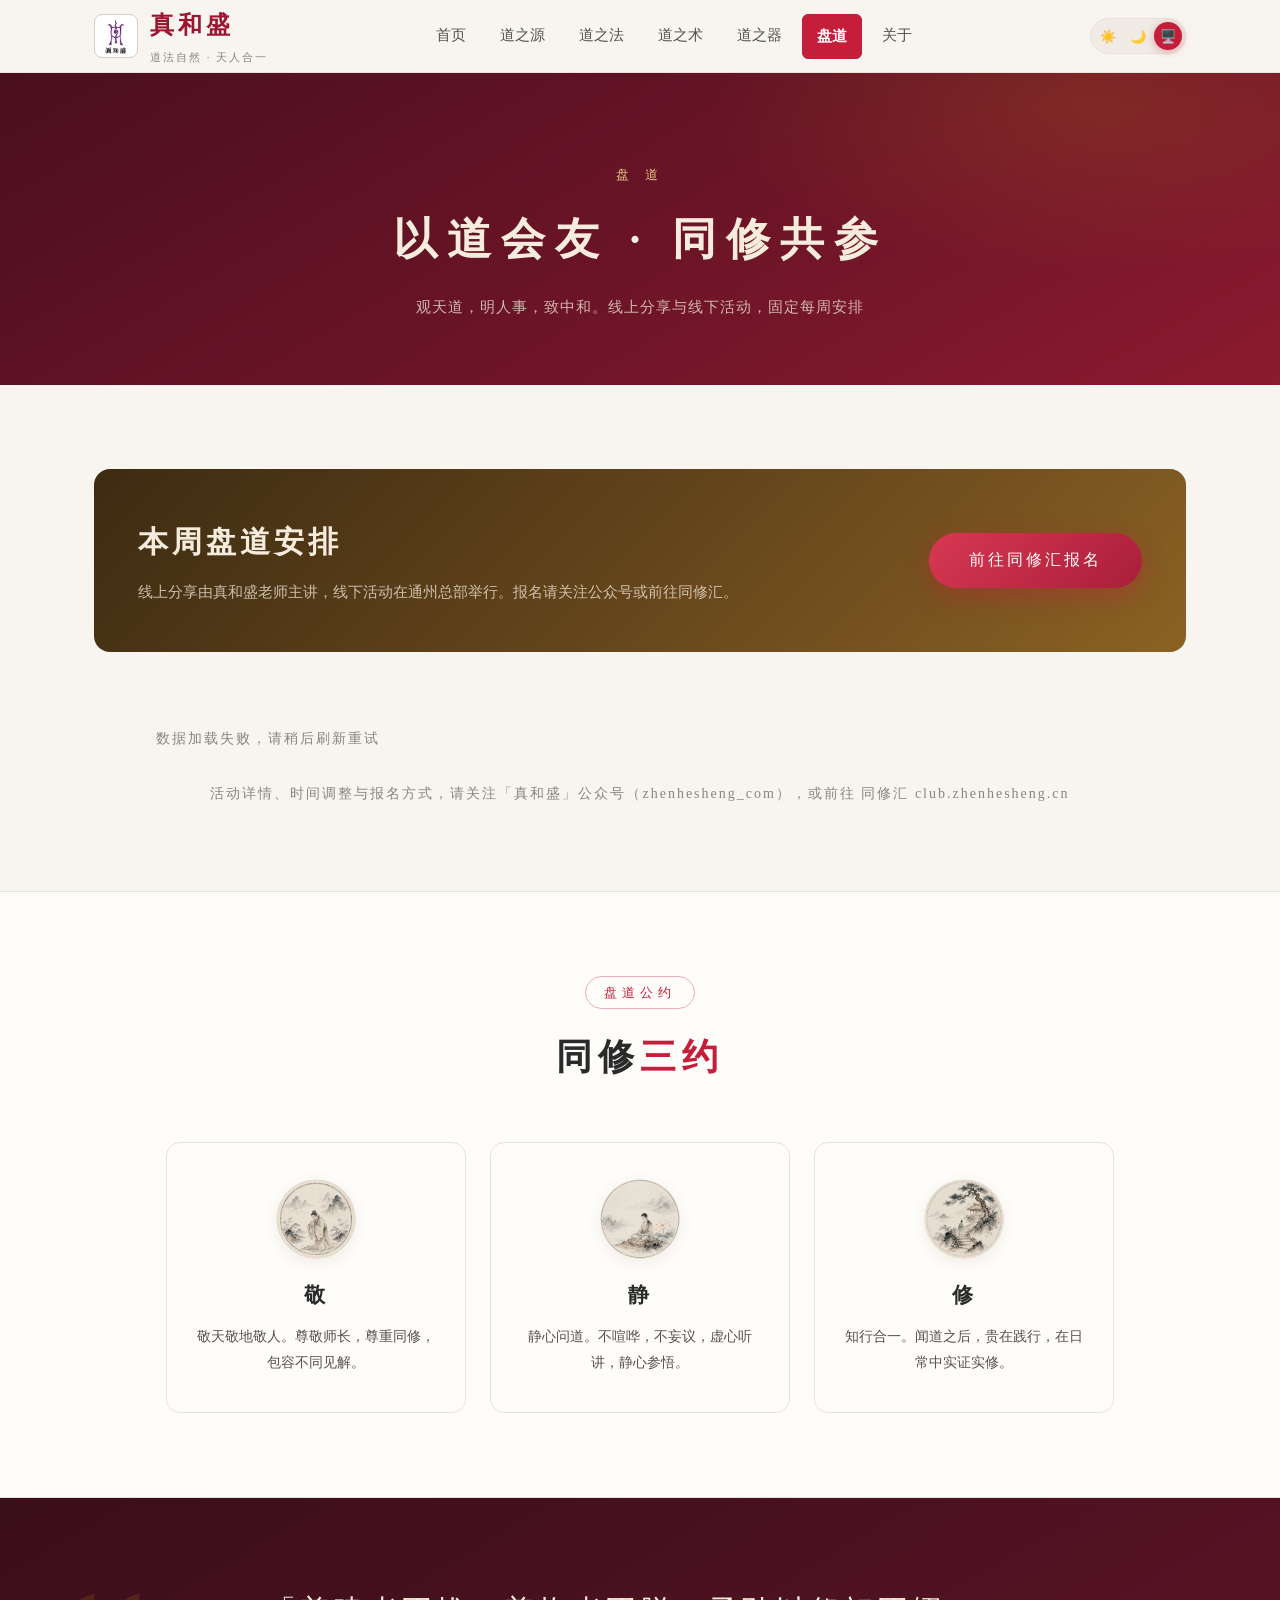
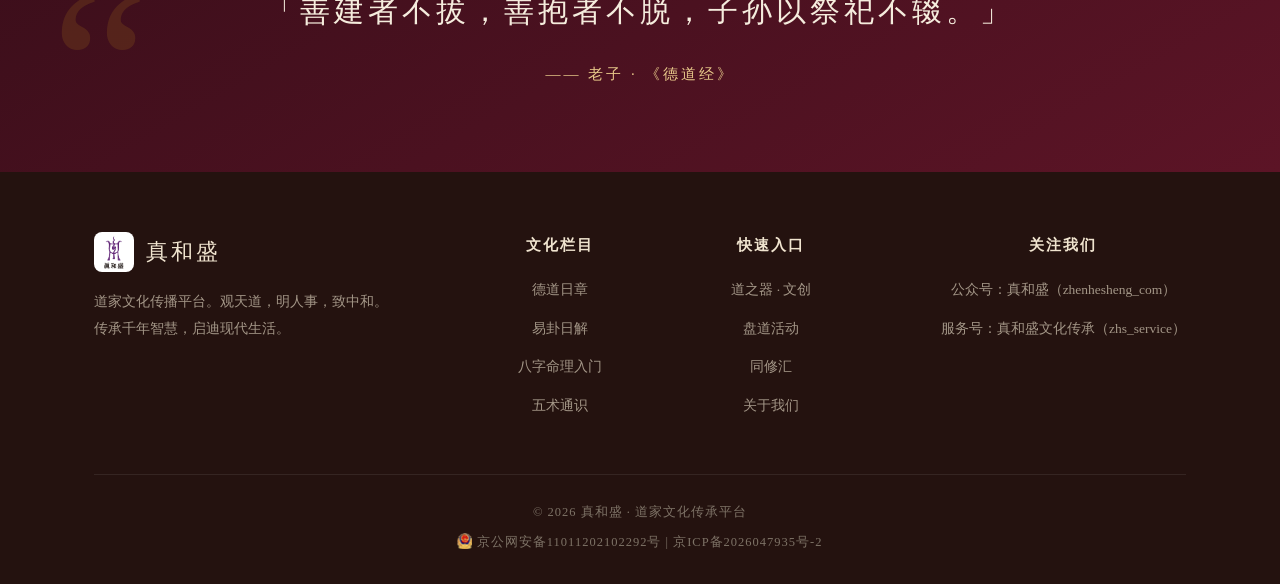
<file: pandao.html>
<!DOCTYPE html>
<html lang="zh-CN">
<head>
  <meta charset="UTF-8">
  <meta name="viewport" content="width=device-width, initial-scale=1.0">
  <title>盘道 · 同修共参 | 真和盛</title>
  <meta name="description" content="真和盛盘道活动：周二梁坤老师线上《德道经》、周三周六线下盘道（通州总部）、周日张灃老师《古汉字及书法》。以道会友，同修共参。">
  <link rel="icon" href="images/favicon.ico" sizes="any">
  <link rel="icon" type="image/png" sizes="32x32" href="images/favicon-32x32.png">
  <link rel="icon" type="image/png" sizes="16x16" href="images/favicon-16x16.png">
  <link rel="apple-touch-icon" href="images/apple-touch-icon.png">
  <link rel="stylesheet" href="css/style.css?v=20261018">
</head>
<body>

  <!-- 顶部导航 -->
  <header class="topbar">
    <div class="container nav">
      <a class="brand" href="index.html">
        <span class="brand-logo"><img src="images/logo.png" alt="真和盛"></span>
        <span>
          <span class="brand-name">真和盛</span>
          <span class="brand-sub">道法自然 · 天人合一</span>
        </span>
      </a>
      <nav class="nav-links" id="navLinks">
        <a href="index.html">首页</a>
        <a href="origin.html">道之源</a>
        <a href="classics.html">道之法</a>
        <a href="practice.html">道之术</a>
        <a href="shop.html">道之器</a>
        <a href="pandao.html" class="active">盘道</a>
        <a href="about.html">关于</a>
      </nav>
      <div class="theme-switch" id="themeSwitch" role="group" aria-label="主题切换">
        <button type="button" class="ts-btn" data-theme="light" title="浅色模式">☀️</button>
        <button type="button" class="ts-btn" data-theme="dark" title="暗色模式">🌙</button>
        <button type="button" class="ts-btn" data-theme="auto" title="跟随系统">🖥️</button>
      </div>
      <button class="nav-toggle" aria-label="菜单">☰</button>
    </div>
  </header>

  <!-- 页头 -->
  <section class="page-hero">
    <div class="container">
      <p class="kicker">盘 道</p>
      <h1>以道会友 · 同修共参</h1>
      <p>观天道，明人事，致中和。线上分享与线下活动，固定每周安排</p>
    </div>
  </section>

  <!-- 活动安排 -->
  <section class="section">
    <div class="container">
      <div class="pandao-banner">
        <div>
          <h3>本周盘道安排</h3>
          <p>线上分享由真和盛老师主讲，线下活动在通州总部举行。报名请关注公众号或前往同修汇。</p>
        </div>
        <a class="btn btn-red" href="https://club.zhenhesheng.cn/" target="_blank">前往同修汇报名</a>
      </div>

      <div class="schedule-grid" data-dynamic>
        <a class="schedule-card" href="https://club.zhenhesheng.cn/" target="_blank">
          <span class="sch-day">周二 · 线上</span>
          <div class="sch-title">梁坤老师 · 《德道经》精讲</div>
          <p class="sch-meta">
            帛书《德道经》逐章精讲，晚间开讲。<br>
            <span class="tag">观天道 · 明人事 · 致中和</span>
          </p>
        </a>
        <a class="schedule-card offline" href="https://club.zhenhesheng.cn/" target="_blank">
          <span class="sch-day">周三 / 周六 · 线下</span>
          <div class="sch-title">线下盘道活动 · 通州总部</div>
          <p class="sch-meta">
            以道会友，坐而论道，答疑解惑。<br>
            <span class="tag">实证实修 · 同修共参</span>
          </p>
        </a>
        <a class="schedule-card" href="https://club.zhenhesheng.cn/" target="_blank">
          <span class="sch-day">周日 · 线上</span>
          <div class="sch-title">张灃老师 · 《古汉字及书法》</div>
          <p class="sch-meta">
            从甲骨文到书法之美，探文字之源。<br>
            <span class="tag">字里有乾坤 · 笔下有春秋</span>
          </p>
        </a>
      </div>

      <div class="section-tip">
        活动详情、时间调整与报名方式，请关注「真和盛」公众号（zhenhesheng_com），或前往 <a href="https://club.zhenhesheng.cn/" target="_blank">同修汇 club.zhenhesheng.cn</a>
      </div>

      <!-- 盘道动态轮播图 (同步同修汇盘道界面: 屏内并排 2 张, 逐张左滑) -->
      <div class="pandao-gallery" data-pandao-banners hidden>
        <div class="pd-gallery-viewport">
          <div class="pd-gallery-track"></div>
        </div>
        <div class="pd-gallery-dots"></div>
      </div>
    </div>
  </section>

  <!-- 盘道规则 -->
  <section class="section section-alt">
    <div class="container">
      <div class="section-head">
        <span class="section-kicker">盘道公约</span>
        <h2 class="section-title">同修<span class="accent">三约</span></h2>
      </div>
      <div class="vow-grid">
        <div class="ph-card">
          <img class="ph-img" src="images/feat/feat-vow-jing.png" alt="敬">
          <div class="ph-name">敬</div>
          <p class="ph-text">敬天敬地敬人。尊敬师长，尊重同修，包容不同见解。</p>
        </div>
        <div class="ph-card">
          <img class="ph-img" src="images/feat/feat-vow-jingtai.png" alt="静">
          <div class="ph-name">静</div>
          <p class="ph-text">静心问道。不喧哗，不妄议，虚心听讲，静心参悟。</p>
        </div>
        <div class="ph-card">
          <img class="ph-img" src="images/feat/feat-vow-xiu.png" alt="修">
          <div class="ph-name">修</div>
          <p class="ph-text">知行合一。闻道之后，贵在践行，在日常中实证实修。</p>
        </div>
      </div>
    </div>
  </section>

  <!-- 语录 -->
  <section class="quote-section section">
    <div class="container quote-inner">
      <p class="quote-text">「善建者不拔，善抱者不脱，子孙以祭祀不辍。」</p>
      <p class="quote-from">—— 老子 · 《德道经》</p>
    </div>
  </section>

  <!-- 页脚 -->
  <footer class="footer">
    <div class="container">
      <div class="footer-grid">
        <div>
          <div class="footer-brand">
            <img src="images/logo.png" alt="真和盛">
            <span>真和盛</span>
          </div>
          <p>道家文化传播平台。观天道，明人事，致中和。<br>传承千年智慧，启迪现代生活。</p>
        </div>
        <div>
          <h4>文化栏目</h4>
          <ul>
            <li><a href="classics.html">德道日章</a></li>
            <li><a href="classics.html#yigua">易卦日解</a></li>
            <li><a href="practice.html#bazi">八字命理入门</a></li>
            <li><a href="practice.html">五术通识</a></li>
          </ul>
        </div>
        <div>
          <h4>快速入口</h4>
          <ul>
            <li><a href="shop.html">道之器 · 文创</a></li>
            <li><a href="pandao.html">盘道活动</a></li>
            <li><a href="https://club.zhenhesheng.cn/" target="_blank">同修汇</a></li>
            <li><a href="about.html">关于我们</a></li>
          </ul>
        </div>
        <div>
          <h4>关注我们</h4>
          <ul>
            <li><a href="about.html">公众号：真和盛（zhenhesheng_com）</a></li>
            <li><a href="about.html">服务号：真和盛文化传承（zhs_service）</a></li>
          </ul>
        </div>
      </div>
      <div class="footer-bottom">
        © 2026 真和盛 · 道家文化传承平台<br><span class="beian-row"><a href="https://beian.mps.gov.cn/#/query/webSearch?code=11011202102292" target="_blank" rel="noreferrer"><img src="images/beian.png" alt="公安备案" class="beian-icon">京公网安备11011202102292号</a><span class="beian-sep">&nbsp;|&nbsp;</span><a href="https://beian.miit.gov.cn/" target="_blank" rel="nofollow">京ICP备2026047935号-2</a></span>
      </div>
    </div>
  </footer>

  <script src="js/main.js"></script>
  <script src="js/data-sync.js?v=20261018"></script>
</body>
</html>
</file>
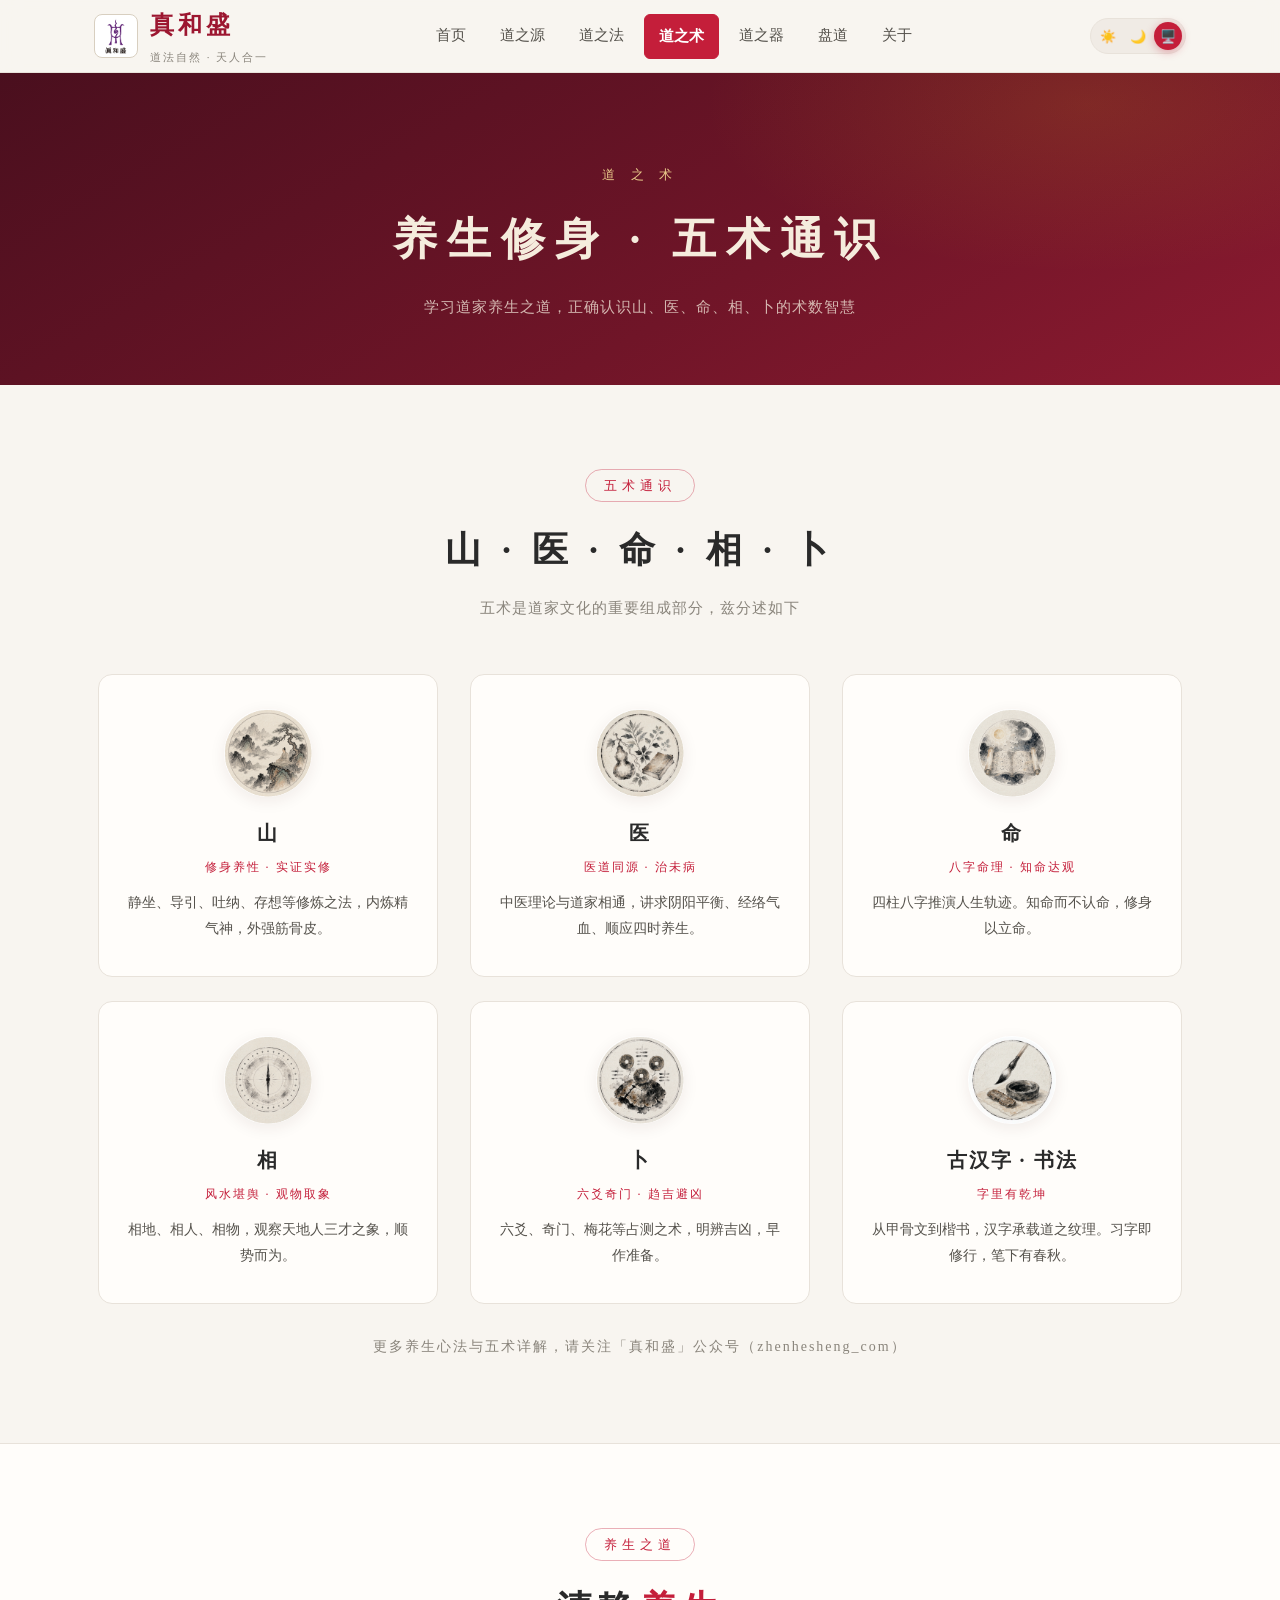
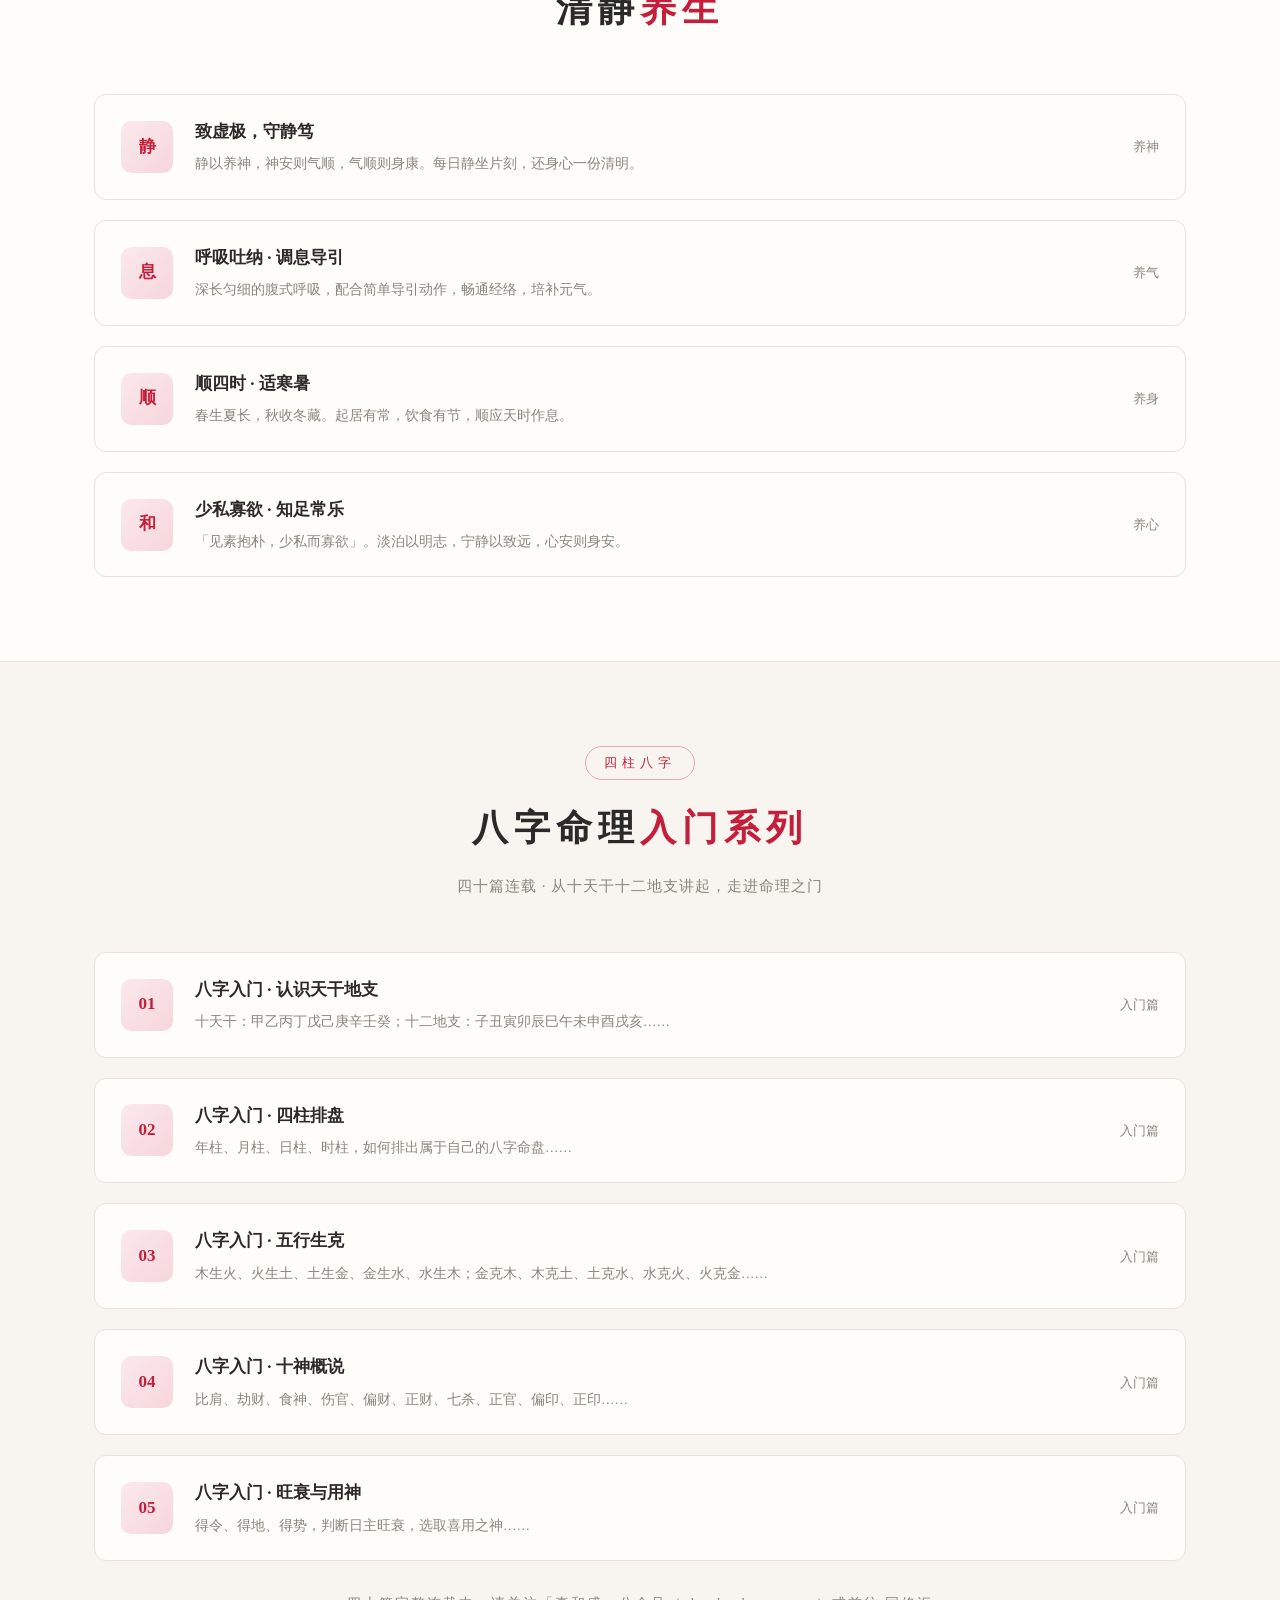
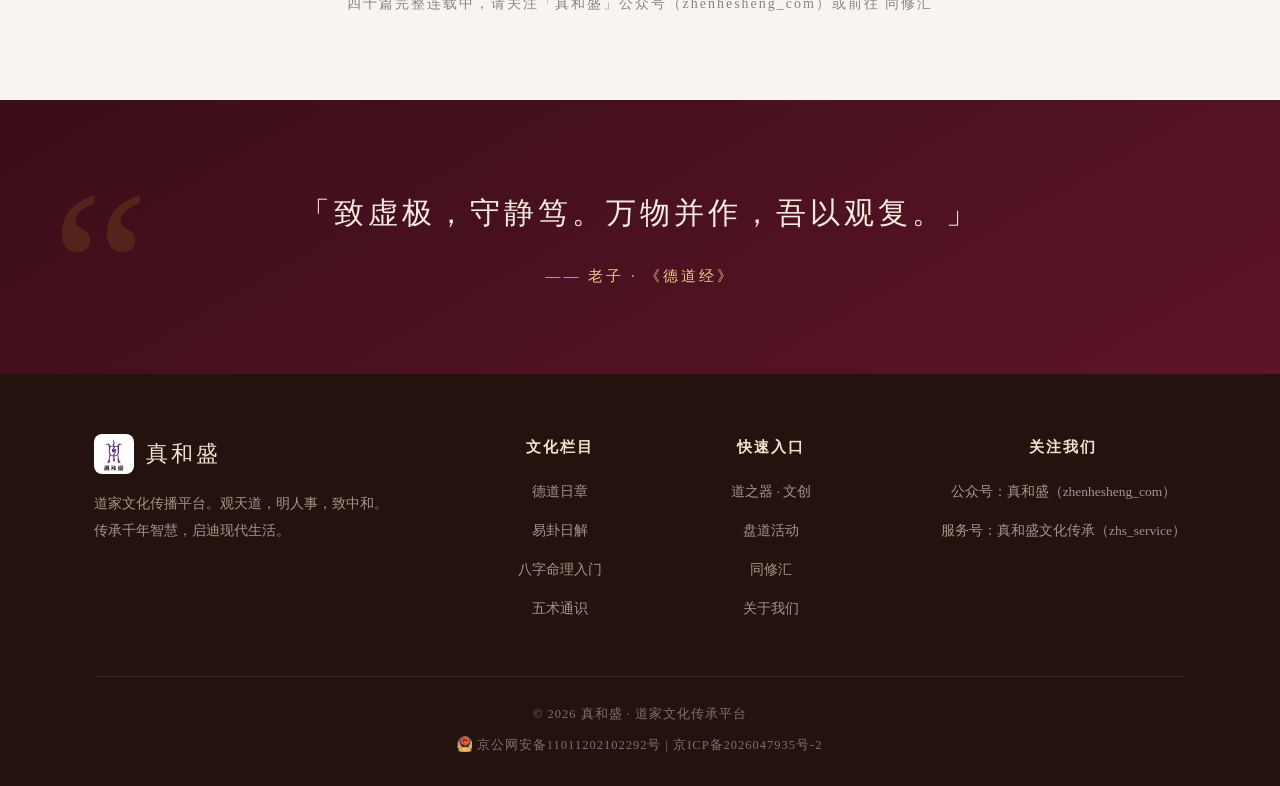
<file: practice.html>
<!DOCTYPE html>
<html lang="zh-CN">
<head>
  <meta charset="UTF-8">
  <meta name="viewport" content="width=device-width, initial-scale=1.0">
  <title>道之术 · 养生修身 | 真和盛</title>
  <meta name="description" content="学习道家养生之道，了解五术通识：山、医、命、相、卜。导引术、呼吸吐纳等修身养性之法。">
  <link rel="icon" href="images/favicon.ico" sizes="any">
  <link rel="icon" type="image/png" sizes="32x32" href="images/favicon-32x32.png">
  <link rel="icon" type="image/png" sizes="16x16" href="images/favicon-16x16.png">
  <link rel="apple-touch-icon" href="images/apple-touch-icon.png">
  <link rel="stylesheet" href="css/style.css?v=20260908">
</head>
<body>

  <!-- 顶部导航 -->
  <header class="topbar">
    <div class="container nav">
      <a class="brand" href="index.html">
        <span class="brand-logo"><img src="images/logo.png" alt="真和盛"></span>
        <span>
          <span class="brand-name">真和盛</span>
          <span class="brand-sub">道法自然 · 天人合一</span>
        </span>
      </a>
      <nav class="nav-links" id="navLinks">
        <a href="index.html">首页</a>
        <a href="origin.html">道之源</a>
        <a href="classics.html">道之法</a>
        <a href="practice.html" class="active">道之术</a>
        <a href="shop.html">道之器</a>
        <a href="pandao.html">盘道</a>
        <a href="about.html">关于</a>
      </nav>
      <div class="theme-switch" id="themeSwitch" role="group" aria-label="主题切换">
        <button type="button" class="ts-btn" data-theme="light" title="浅色模式">☀️</button>
        <button type="button" class="ts-btn" data-theme="dark" title="暗色模式">🌙</button>
        <button type="button" class="ts-btn" data-theme="auto" title="跟随系统">🖥️</button>
      </div>
      <button class="nav-toggle" aria-label="菜单">☰</button>
    </div>
  </header>

  <!-- 页头 -->
  <section class="page-hero">
    <div class="container">
      <p class="kicker">道 之 术</p>
      <h1>养生修身 · 五术通识</h1>
      <p>学习道家养生之道，正确认识山、医、命、相、卜的术数智慧</p>
    </div>
  </section>

  <!-- 五术通识 -->
  <section class="section">
    <div class="container">
      <div class="section-head">
        <span class="section-kicker">五术通识</span>
        <h2 class="section-title">山 · 医 · 命 · 相 · 卜</h2>
        <p class="section-sub">五术是道家文化的重要组成部分，兹分述如下</p>
      </div>
      <div class="feat-grid feat-grid-5shu">
        <div class="feat-card">
          <img class="feat-img i1" src="images/feat/feat-shan.png" alt="山">
          <div class="feat-name">山</div>
          <div class="feat-tag">修身养性 · 实证实修</div>
          <p class="feat-text">静坐、导引、吐纳、存想等修炼之法，内炼精气神，外强筋骨皮。</p>
        </div>
        <div class="feat-card">
          <img class="feat-img i2" src="images/feat/feat-yi.png" alt="医">
          <div class="feat-name">医</div>
          <div class="feat-tag">医道同源 · 治未病</div>
          <p class="feat-text">中医理论与道家相通，讲求阴阳平衡、经络气血、顺应四时养生。</p>
        </div>
        <div class="feat-card">
          <img class="feat-img i3" src="images/feat/feat-ming.png" alt="命">
          <div class="feat-name">命</div>
          <div class="feat-tag">八字命理 · 知命达观</div>
          <p class="feat-text">四柱八字推演人生轨迹。知命而不认命，修身以立命。</p>
        </div>
        <div class="feat-card">
          <img class="feat-img i4" src="images/feat/feat-xiang.png" alt="相">
          <div class="feat-name">相</div>
          <div class="feat-tag">风水堪舆 · 观物取象</div>
          <p class="feat-text">相地、相人、相物，观察天地人三才之象，顺势而为。</p>
        </div>
        <div class="feat-card">
          <img class="feat-img i5" src="images/feat/feat-bu.png" alt="卜">
          <div class="feat-name">卜</div>
          <div class="feat-tag">六爻奇门 · 趋吉避凶</div>
          <p class="feat-text">六爻、奇门、梅花等占测之术，明辨吉凶，早作准备。</p>
        </div>
        <div class="feat-card">
          <img class="feat-img i6" src="images/feat/feat-shu.png" alt="古汉字书法">
          <div class="feat-name">古汉字 · 书法</div>
          <div class="feat-tag">字里有乾坤</div>
          <p class="feat-text">从甲骨文到楷书，汉字承载道之纹理。习字即修行，笔下有春秋。</p>
        </div>
      </div>
      <div class="section-tip">
        更多养生心法与五术详解，请关注「真和盛」公众号（zhenhesheng_com）
      </div>
    </div>
  </section>

  <!-- 养生之道 -->
  <section class="section section-alt">
    <div class="container">
      <div class="section-head">
        <span class="section-kicker">养生之道</span>
        <h2 class="section-title">清静<span class="accent">养生</span></h2>
      </div>
      <div class="article-list">
        <div class="article-row">
          <div class="article-no">静</div>
          <div class="article-body">
            <div class="article-title">致虚极，守静笃</div>
            <p class="article-excerpt">静以养神，神安则气顺，气顺则身康。每日静坐片刻，还身心一份清明。</p>
          </div>
          <div class="article-meta">养神</div>
        </div>
        <div class="article-row">
          <div class="article-no">息</div>
          <div class="article-body">
            <div class="article-title">呼吸吐纳 · 调息导引</div>
            <p class="article-excerpt">深长匀细的腹式呼吸，配合简单导引动作，畅通经络，培补元气。</p>
          </div>
          <div class="article-meta">养气</div>
        </div>
        <div class="article-row">
          <div class="article-no">顺</div>
          <div class="article-body">
            <div class="article-title">顺四时 · 适寒暑</div>
            <p class="article-excerpt">春生夏长，秋收冬藏。起居有常，饮食有节，顺应天时作息。</p>
          </div>
          <div class="article-meta">养身</div>
        </div>
        <div class="article-row">
          <div class="article-no">和</div>
          <div class="article-body">
            <div class="article-title">少私寡欲 · 知足常乐</div>
            <p class="article-excerpt">「见素抱朴，少私而寡欲」。淡泊以明志，宁静以致远，心安则身安。</p>
          </div>
          <div class="article-meta">养心</div>
        </div>
      </div>
    </section>

  <!-- 八字命理入门 -->
  <section class="section" id="bazi">
    <div class="container">
      <div class="section-head">
        <span class="section-kicker">四柱八字</span>
        <h2 class="section-title">八字命理<span class="accent">入门系列</span></h2>
        <p class="section-sub">四十篇连载 · 从十天干十二地支讲起，走进命理之门</p>
      </div>

      <div class="article-list">
        <div class="article-row">
          <div class="article-no">01</div>
          <div class="article-body">
            <div class="article-title">八字入门 · 认识天干地支</div>
            <p class="article-excerpt">十天干：甲乙丙丁戊己庚辛壬癸；十二地支：子丑寅卯辰巳午未申酉戌亥……</p>
          </div>
          <div class="article-meta">入门篇</div>
        </div>
        <div class="article-row">
          <div class="article-no">02</div>
          <div class="article-body">
            <div class="article-title">八字入门 · 四柱排盘</div>
            <p class="article-excerpt">年柱、月柱、日柱、时柱，如何排出属于自己的八字命盘……</p>
          </div>
          <div class="article-meta">入门篇</div>
        </div>
        <div class="article-row">
          <div class="article-no">03</div>
          <div class="article-body">
            <div class="article-title">八字入门 · 五行生克</div>
            <p class="article-excerpt">木生火、火生土、土生金、金生水、水生木；金克木、木克土、土克水、水克火、火克金……</p>
          </div>
          <div class="article-meta">入门篇</div>
        </div>
        <div class="article-row">
          <div class="article-no">04</div>
          <div class="article-body">
            <div class="article-title">八字入门 · 十神概说</div>
            <p class="article-excerpt">比肩、劫财、食神、伤官、偏财、正财、七杀、正官、偏印、正印……</p>
          </div>
          <div class="article-meta">入门篇</div>
        </div>
        <div class="article-row">
          <div class="article-no">05</div>
          <div class="article-body">
            <div class="article-title">八字入门 · 旺衰与用神</div>
            <p class="article-excerpt">得令、得地、得势，判断日主旺衰，选取喜用之神……</p>
          </div>
          <div class="article-meta">入门篇</div>
        </div>
      </div>

      <div class="section-tip">
        四十篇完整连载中，请关注「真和盛」公众号（zhenhesheng_com）或前往 <a href="https://club.zhenhesheng.cn/" target="_blank">同修汇</a>
      </div>
    </div>
  </section>

  <!-- 语录 -->
  <section class="quote-section section">
    <div class="container quote-inner">
      <p class="quote-text">「致虚极，守静笃。万物并作，吾以观复。」</p>
      <p class="quote-from">—— 老子 · 《德道经》</p>
    </div>
  </section>

  <!-- 页脚 -->
  <footer class="footer">
    <div class="container">
      <div class="footer-grid">
        <div>
          <div class="footer-brand">
            <img src="images/logo.png" alt="真和盛">
            <span>真和盛</span>
          </div>
          <p>道家文化传播平台。观天道，明人事，致中和。<br>传承千年智慧，启迪现代生活。</p>
        </div>
        <div>
          <h4>文化栏目</h4>
          <ul>
            <li><a href="classics.html">德道日章</a></li>
            <li><a href="classics.html#yigua">易卦日解</a></li>
            <li><a href="practice.html#bazi">八字命理入门</a></li>
            <li><a href="practice.html">五术通识</a></li>
          </ul>
        </div>
        <div>
          <h4>快速入口</h4>
          <ul>
            <li><a href="shop.html">道之器 · 文创</a></li>
            <li><a href="pandao.html">盘道活动</a></li>
            <li><a href="https://club.zhenhesheng.cn/" target="_blank">同修汇</a></li>
            <li><a href="about.html">关于我们</a></li>
          </ul>
        </div>
        <div>
          <h4>关注我们</h4>
          <ul>
            <li><a href="about.html">公众号：真和盛（zhenhesheng_com）</a></li>
            <li><a href="about.html">服务号：真和盛文化传承（zhs_service）</a></li>
          </ul>
        </div>
      </div>
      <div class="footer-bottom">
        © 2026 真和盛 · 道家文化传承平台<br><span class="beian-row"><a href="https://beian.mps.gov.cn/#/query/webSearch?code=11011202102292" target="_blank" rel="noreferrer"><img src="images/beian.png" alt="公安备案" class="beian-icon">京公网安备11011202102292号</a><span class="beian-sep">&nbsp;|&nbsp;</span><a href="https://beian.miit.gov.cn/" target="_blank" rel="nofollow">京ICP备2026047935号-2</a></span>
      </div>
    </div>
  </footer>

  <script src="js/main.js"></script>
</body>
</html>
</file>
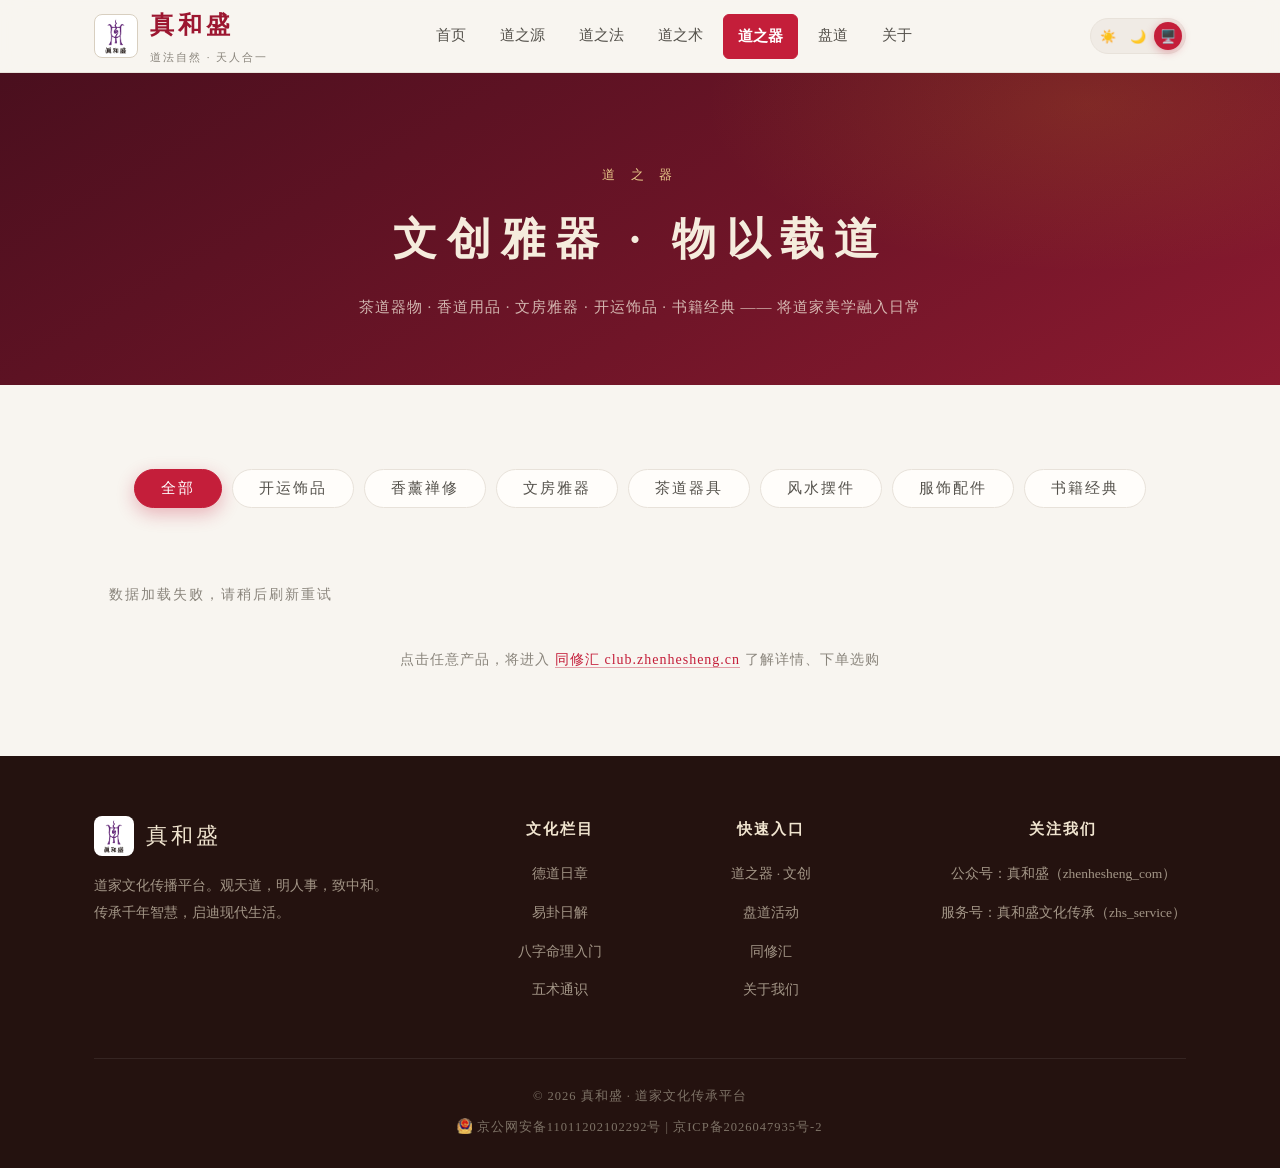
<file: shop.html>
<!DOCTYPE html>
<html lang="zh-CN">
<head>
  <meta charset="UTF-8">
  <meta name="viewport" content="width=device-width, initial-scale=1.0">
  <title>道之器 · 文创雅器 | 真和盛</title>
  <meta name="description" content="真和盛道之器文创：开运饰品、香薰禅修、文房雅器、茶道器具、风水摆件、服饰配件、书籍经典。将道家美学融入日常生活。">
  <link rel="icon" href="images/favicon.ico" sizes="any">
  <link rel="icon" type="image/png" sizes="32x32" href="images/favicon-32x32.png">
  <link rel="icon" type="image/png" sizes="16x16" href="images/favicon-16x16.png">
  <link rel="apple-touch-icon" href="images/apple-touch-icon.png">
  <link rel="stylesheet" href="css/style.css?v=20260908">
</head>
<body>

  <!-- 顶部导航 -->
  <header class="topbar">
    <div class="container nav">
      <a class="brand" href="index.html">
        <span class="brand-logo"><img src="images/logo.png" alt="真和盛"></span>
        <span>
          <span class="brand-name">真和盛</span>
          <span class="brand-sub">道法自然 · 天人合一</span>
        </span>
      </a>
      <nav class="nav-links" id="navLinks">
        <a href="index.html">首页</a>
        <a href="origin.html">道之源</a>
        <a href="classics.html">道之法</a>
        <a href="practice.html">道之术</a>
        <a href="shop.html" class="active">道之器</a>
        <a href="pandao.html">盘道</a>
        <a href="about.html">关于</a>
      </nav>
      <div class="theme-switch" id="themeSwitch" role="group" aria-label="主题切换">
        <button type="button" class="ts-btn" data-theme="light" title="浅色模式">☀️</button>
        <button type="button" class="ts-btn" data-theme="dark" title="暗色模式">🌙</button>
        <button type="button" class="ts-btn" data-theme="auto" title="跟随系统">🖥️</button>
      </div>
      <button class="nav-toggle" aria-label="菜单">☰</button>
    </div>
  </header>

  <!-- 页头 -->
  <section class="page-hero">
    <div class="container">
      <p class="kicker">道 之 器</p>
      <h1>文创雅器 · 物以载道</h1>
      <p>茶道器物 · 香道用品 · 文房雅器 · 开运饰品 · 书籍经典 —— 将道家美学融入日常</p>
    </div>
  </section>

  <!-- 产品列表 -->
  <section class="section">
    <div class="container">

      <div class="shop-tabs">
        <button class="shop-tab on" data-cate="all">全部</button>
        <button class="shop-tab" data-cate="1">开运饰品</button>
        <button class="shop-tab" data-cate="2">香薰禅修</button>
        <button class="shop-tab" data-cate="3">文房雅器</button>
        <button class="shop-tab" data-cate="4">茶道器具</button>
        <button class="shop-tab" data-cate="5">风水摆件</button>
        <button class="shop-tab" data-cate="6">服饰配件</button>
        <button class="shop-tab" data-cate="7">书籍经典</button>
      </div>

      <div class="shop-grid" data-dynamic>

        <!-- 开运饰品 -->
        <a class="product-card" data-cate="1" href="https://club.zhenhesheng.cn/" target="_blank">
          <div class="product-img-wrap">
            <span class="product-cate">开运饰品</span>
            <img src="images/products/product-01.png" alt="天然朱砂手串">
          </div>
          <div class="product-body">
            <div class="product-name">天然朱砂手串</div>
            <p class="product-desc">天然朱砂打磨，辟邪安神，佩戴清心。</p>
            <div class="product-foot">
              <span class="product-sales">已售 326</span>
              <span class="product-cta">前往选购</span>
            </div>
          </div>
        </a>

        <a class="product-card" data-cate="1" href="https://club.zhenhesheng.cn/" target="_blank">
          <div class="product-img-wrap">
            <span class="product-cate">开运饰品</span>
            <img src="images/products/product-02.png" alt="小叶紫檀念珠">
          </div>
          <div class="product-body">
            <div class="product-name">小叶紫檀念珠</div>
            <p class="product-desc">印度小叶紫檀，油性充足，盘玩包浆快。</p>
            <div class="product-foot">
              <span class="product-sales">已售 189</span>
              <span class="product-cta">前往选购</span>
            </div>
          </div>
        </a>

        <!-- 香薰禅修 -->
        <a class="product-card" data-cate="2" href="https://club.zhenhesheng.cn/" target="_blank">
          <div class="product-img-wrap">
            <span class="product-cate">香薰禅修</span>
            <img src="images/products/product-03.png" alt="檀香线香礼盒">
          </div>
          <div class="product-body">
            <div class="product-name">檀香线香礼盒</div>
            <p class="product-desc">天然檀香，安神助眠，禅修佳品。</p>
            <div class="product-foot">
              <span class="product-sales">已售 542</span>
              <span class="product-cta">前往选购</span>
            </div>
          </div>
        </a>

        <a class="product-card" data-cate="2" href="https://club.zhenhesheng.cn/" target="_blank">
          <div class="product-img-wrap">
            <span class="product-cate">香薰禅修</span>
            <img src="images/products/product-04.png" alt="铜鎏金莲花香炉">
          </div>
          <div class="product-body">
            <div class="product-name">铜鎏金莲花香炉</div>
            <p class="product-desc">铜鎏金工艺，莲花造型，焚香礼佛。</p>
            <div class="product-foot">
              <span class="product-sales">已售 96</span>
              <span class="product-cta">前往选购</span>
            </div>
          </div>
        </a>

        <!-- 文房雅器 -->
        <a class="product-card" data-cate="3" href="https://club.zhenhesheng.cn/" target="_blank">
          <div class="product-img-wrap">
            <span class="product-cate">文房雅器</span>
            <img src="images/products/product-05.png" alt="端砚文房四宝">
          </div>
          <div class="product-body">
            <div class="product-name">端砚文房四宝</div>
            <p class="product-desc">广东端砚，砚台、墨、笔、纸，文房雅器。</p>
            <div class="product-foot">
              <span class="product-sales">已售 64</span>
              <span class="product-cta">前往选购</span>
            </div>
          </div>
        </a>

        <a class="product-card" data-cate="3" href="https://club.zhenhesheng.cn/" target="_blank">
          <div class="product-img-wrap">
            <span class="product-cate">文房雅器</span>
            <img src="images/products/product-06.png" alt="竹雕镇纸一对">
          </div>
          <div class="product-body">
            <div class="product-name">竹雕镇纸一对</div>
            <p class="product-desc">手工竹雕，刻般若波罗蜜多心经。</p>
            <div class="product-foot">
              <span class="product-sales">已售 152</span>
              <span class="product-cta">前往选购</span>
            </div>
          </div>
        </a>

        <!-- 茶道器具 -->
        <a class="product-card" data-cate="4" href="https://club.zhenhesheng.cn/" target="_blank">
          <div class="product-img-wrap">
            <span class="product-cate">茶道器具</span>
            <img src="images/products/product-07.png" alt="宜兴紫砂壶">
          </div>
          <div class="product-body">
            <div class="product-name">宜兴紫砂壶</div>
            <p class="product-desc">宜兴原矿紫砂，西施壶型，泡茶留香。</p>
            <div class="product-foot">
              <span class="product-sales">已售 45</span>
              <span class="product-cta">前往选购</span>
            </div>
          </div>
        </a>

        <a class="product-card" data-cate="4" href="https://club.zhenhesheng.cn/" target="_blank">
          <div class="product-img-wrap">
            <span class="product-cate">茶道器具</span>
            <img src="images/products/product-08.png" alt="青花盖碗茶具">
          </div>
          <div class="product-body">
            <div class="product-name">青花盖碗茶具</div>
            <p class="product-desc">景德镇青花，盖碗、茶盘、品茗杯套装。</p>
            <div class="product-foot">
              <span class="product-sales">已售 210</span>
              <span class="product-cta">前往选购</span>
            </div>
          </div>
        </a>

        <!-- 风水摆件 -->
        <a class="product-card" data-cate="5" href="https://club.zhenhesheng.cn/" target="_blank">
          <div class="product-img-wrap">
            <span class="product-cate">风水摆件</span>
            <img src="images/products/product-09.png" alt="黄铜风水罗盘">
          </div>
          <div class="product-body">
            <div class="product-name">黄铜风水罗盘</div>
            <p class="product-desc">专业风水罗盘，24 山向，铜质刻度精准。</p>
            <div class="product-foot">
              <span class="product-sales">已售 78</span>
              <span class="product-cta">前往选购</span>
            </div>
          </div>
        </a>

        <a class="product-card" data-cate="5" href="https://club.zhenhesheng.cn/" target="_blank">
          <div class="product-img-wrap">
            <span class="product-cate">风水摆件</span>
            <img src="images/products/product-10.png" alt="天然葫芦挂件">
          </div>
          <div class="product-body">
            <div class="product-name">天然葫芦挂件</div>
            <p class="product-desc">天然葫芦，寓意福禄，悬挂镇宅。</p>
            <div class="product-foot">
              <span class="product-sales">已售 356</span>
              <span class="product-cta">前往选购</span>
            </div>
          </div>
        </a>

        <!-- 服饰配件 -->
        <a class="product-card" data-cate="6" href="https://club.zhenhesheng.cn/" target="_blank">
          <div class="product-img-wrap">
            <span class="product-cate">服饰配件</span>
            <img src="images/products/product-11.png" alt="棉麻禅修服">
          </div>
          <div class="product-body">
            <div class="product-name">棉麻禅修服</div>
            <p class="product-desc">天然棉麻，宽松透气，禅修练功皆宜。</p>
            <div class="product-foot">
              <span class="product-sales">已售 132</span>
              <span class="product-cta">前往选购</span>
            </div>
          </div>
        </a>

        <!-- 书籍经典 -->
        <a class="product-card" data-cate="7" href="https://club.zhenhesheng.cn/" target="_blank">
          <div class="product-img-wrap">
            <span class="product-cate">书籍经典</span>
            <img src="images/products/product-12.png" alt="帛书道德经注译">
          </div>
          <div class="product-body">
            <div class="product-name">帛书道德经注译</div>
            <p class="product-desc">帛书版《道德经》逐章注译，附简体对照。</p>
            <div class="product-foot">
              <span class="product-sales">已售 468</span>
              <span class="product-cta">前往选购</span>
            </div>
          </div>
        </a>

      </div>

      <div class="shop-note">
        点击任意产品，将进入 <a href="https://club.zhenhesheng.cn/" target="_blank">同修汇 club.zhenhesheng.cn</a> 了解详情、下单选购
      </div>

    </div>
  </section>

  <!-- 页脚 -->
  <footer class="footer">
    <div class="container">
      <div class="footer-grid">
        <div>
          <div class="footer-brand">
            <img src="images/logo.png" alt="真和盛">
            <span>真和盛</span>
          </div>
          <p>道家文化传播平台。观天道，明人事，致中和。<br>传承千年智慧，启迪现代生活。</p>
        </div>
        <div>
          <h4>文化栏目</h4>
          <ul>
            <li><a href="classics.html">德道日章</a></li>
            <li><a href="classics.html#yigua">易卦日解</a></li>
            <li><a href="practice.html#bazi">八字命理入门</a></li>
            <li><a href="practice.html">五术通识</a></li>
          </ul>
        </div>
        <div>
          <h4>快速入口</h4>
          <ul>
            <li><a href="shop.html">道之器 · 文创</a></li>
            <li><a href="pandao.html">盘道活动</a></li>
            <li><a href="https://club.zhenhesheng.cn/" target="_blank">同修汇</a></li>
            <li><a href="about.html">关于我们</a></li>
          </ul>
        </div>
        <div>
          <h4>关注我们</h4>
          <ul>
            <li><a href="about.html">公众号：真和盛（zhenhesheng_com）</a></li>
            <li><a href="about.html">服务号：真和盛文化传承（zhs_service）</a></li>
          </ul>
        </div>
      </div>
      <div class="footer-bottom">
        © 2026 真和盛 · 道家文化传承平台<br><span class="beian-row"><a href="https://beian.mps.gov.cn/#/query/webSearch?code=11011202102292" target="_blank" rel="noreferrer"><img src="images/beian.png" alt="公安备案" class="beian-icon">京公网安备11011202102292号</a><span class="beian-sep">&nbsp;|&nbsp;</span><a href="https://beian.miit.gov.cn/" target="_blank" rel="nofollow">京ICP备2026047935号-2</a></span>
      </div>
    </div>
  </footer>

  <script src="js/main.js"></script>
  <script src="js/data-sync.js?v=20261017"></script>
</body>
</html>
</file>
<file: css/style.css>
/* ============================================================
   真和盛 zhenhesheng.cn · 道家文化传承
   风格: 米白底 · 中国红 · 鎏金点缀 · 宋楷字体
   ============================================================ */

:root {
  --red: #c41e3a;
  --red-deep: #9c1630;
  --red-dark: #6b1022;
  --gold: #b8860b;
  --gold-light: #d4a017;
  --cream: #f8f5f0;
  --cream-deep: #f0ebe5;
  --card: #fffdfa;
  --ink: #2a2a2a;
  --ink-soft: #55524c;
  --ink-faint: #8a857c;
  --line: #e8e2da;
  --topbar-bg: rgba(248, 245, 240, 0.94);
  --chip-bg: #fbe9ec;
  --serif: "Songti SC", "Noto Serif SC", "Source Han Serif SC", "STSong", "SimSun", serif;
  --kai: "Kaiti SC", "STKaiti", "KaiTi", "Noto Serif SC", serif;
  --sans: "PingFang SC", "Hiragino Sans GB", "Microsoft YaHei", sans-serif;
}

/* ---------------- 暗色主题 ---------------- */
[data-theme="dark"] {
  --red: #e0556e;
  --red-deep: #c43a55;
  --red-dark: #a02b42;
  --gold: #d4a94b;
  --gold-light: #e3b95f;
  --cream: #17141a;
  --cream-deep: #1d1921;
  --card: #221d27;
  --ink: #e8e2d8;
  --ink-soft: #bcb5a9;
  --ink-faint: #8a857c;
  --line: #38313f;
  --topbar-bg: rgba(23, 20, 26, 0.94);
  --chip-bg: rgba(224, 85, 110, 0.16);
}

/* 深色下残留浅色硬编码背景兜底 */
[data-theme="dark"] .section-alt { background: #1d1921; }
[data-theme="dark"] .sch-period,
[data-theme="dark"] .tl-period { background: rgba(224, 85, 110, 0.16); }

* { margin: 0; padding: 0; box-sizing: border-box; }

html { scroll-behavior: smooth; }

body {
  font-family: var(--serif);
  background: var(--cream);
  color: var(--ink);
  line-height: 1.8;
  -webkit-font-smoothing: antialiased;
}

a { color: inherit; text-decoration: none; }
img { display: block; max-width: 100%; }

.container { max-width: 1140px; margin: 0 auto; padding: 0 24px; }

/* ---------------- 顶部导航 ---------------- */
.topbar {
  position: sticky;
  top: 0;
  z-index: 100;
  background: var(--topbar-bg);
  backdrop-filter: blur(10px);
  border-bottom: 1px solid var(--line);
}

.nav {
  display: flex;
  align-items: center;
  justify-content: space-between;
  height: 72px;
}

.brand { display: flex; align-items: center; gap: 12px; }

.brand-logo {
  width: 44px;
  height: 44px;
  border-radius: 8px;
  overflow: hidden;
  border: 1px solid #d8cfc0;
  background: #fff;
  flex-shrink: 0;
}

.brand-logo img { width: 100%; height: 100%; object-fit: contain; }

.brand-name {
  font-size: 24px;
  font-weight: 700;
  letter-spacing: 4px;
  color: var(--red-deep);
  font-family: var(--kai);
}

.brand-sub {
  font-size: 11px;
  color: var(--ink-faint);
  letter-spacing: 2px;
  display: block;
  margin-top: 1px;
}

.nav-links { display: flex; gap: 6px; }

.nav-links a {
  padding: 8px 14px;
  font-size: 15px;
  color: var(--ink-soft);
  border-radius: 6px;
  transition: all .25s;
  position: relative;
}

.nav-links a:hover { color: var(--red); background: rgba(196, 30, 58, .06); }

/* 当前页: 红框包裹 + 红色背景填充 */
.nav-links a.active {
  color: #fff;
  font-weight: 600;
  border: 1.5px solid var(--red);
  background: var(--red);
  animation: navFloat 2.4s ease-in-out infinite;
}

.nav-links a.active::after { display: none; }

@keyframes navFloat {
  0%, 100% { transform: translateY(0); box-shadow: 0 0 0 rgba(196, 30, 58, 0); }
  50% { transform: translateY(-3px); box-shadow: 0 8px 18px rgba(196, 30, 58, .25); }
}

/* ---------------- 主题切换 ---------------- */
.theme-switch {
  display: flex;
  align-items: center;
  gap: 2px;
  margin-left: 10px;
  padding: 3px;
  background: var(--cream-deep);
  border: 1px solid var(--line);
  border-radius: 999px;
}

.ts-btn {
  width: 28px;
  height: 28px;
  border: none;
  background: transparent;
  border-radius: 50%;
  font-size: 13px;
  line-height: 1;
  cursor: pointer;
  display: flex;
  align-items: center;
  justify-content: center;
  transition: all .25s;
  color: var(--ink-soft);
}

.ts-btn:hover { background: rgba(196, 30, 58, .08); }
.ts-btn.on {
  background: var(--red);
  color: #fff;
  box-shadow: 0 2px 8px rgba(196, 30, 58, .35);
}

.nav-toggle {
  display: none;
  background: none;
  border: 1px solid var(--line);
  border-radius: 6px;
  width: 40px; height: 40px;
  font-size: 20px;
  color: var(--ink-soft);
  cursor: pointer;
}

/* ---------------- Hero ---------------- */
.hero {
  position: relative;
  background:
    radial-gradient(ellipse 60% 80% at 78% 20%, rgba(212, 160, 23, 0.16), transparent 60%),
    radial-gradient(ellipse 70% 90% at 15% 85%, rgba(196, 30, 58, 0.18), transparent 55%),
    linear-gradient(150deg, #4a0f1e 0%, #6b1022 45%, #8c1a30 100%);
  color: #f5ecdd;
  overflow: hidden;
}

.hero::before {
  content: "道";
  position: absolute;
  right: -40px; top: -90px;
  font-size: 420px;
  font-family: var(--kai);
  color: rgba(255, 255, 255, 0.045);
  line-height: 1;
  pointer-events: none;
}

.hero-inner {
  position: relative;
  padding: 110px 24px 96px;
  max-width: 900px;
  margin: 0 auto;
  text-align: center;
}

.hero-seal {
  width: 86px; height: 86px;
  margin: 0 auto 26px;
  border-radius: 12px;
  background: #f5ecdd;
  display: flex; align-items: center; justify-content: center;
  border: 2px solid var(--gold-light);
  box-shadow: 0 10px 30px rgba(0, 0, 0, 0.25);
}

.hero-seal img { width: 68px; height: 68px; object-fit: contain; }

.hero-title {
  font-family: var(--kai);
  font-size: 62px;
  font-weight: 700;
  letter-spacing: 14px;
  margin-bottom: 14px;
  text-shadow: 0 4px 24px rgba(0, 0, 0, 0.3);
}

.hero-title .small {
  display: block;
  font-size: 22px;
  letter-spacing: 12px;
  margin-top: 18px;
  color: #e8c98a;
  font-weight: 400;
}

.hero-sub {
  font-size: 17px;
  color: rgba(245, 236, 221, 0.72);
  letter-spacing: 6px;
  margin: 20px 0 8px;
}

.hero-desc {
  max-width: 620px;
  margin: 18px auto 38px;
  font-size: 15px;
  color: rgba(245, 236, 221, 0.82);
  line-height: 2;
}

.hero-cta { display: flex; gap: 18px; justify-content: center; flex-wrap: wrap; }

.btn {
  display: inline-flex;
  align-items: center;
  justify-content: center;
  padding: 13px 40px;
  border-radius: 999px;
  font-size: 16px;
  font-family: var(--serif);
  letter-spacing: 3px;
  transition: all .25s;
  cursor: pointer;
  border: none;
}

.btn-red { background: linear-gradient(135deg, #d83852, #a91e3a); color: #fff; box-shadow: 0 8px 24px rgba(196, 30, 58, .4); }
.btn-red:hover { transform: translateY(-2px); box-shadow: 0 12px 30px rgba(196, 30, 58, .5); }

.btn-ghost { background: transparent; color: #f5ecdd; border: 1px solid rgba(245, 236, 221, .55); }
.btn-ghost:hover { background: rgba(245, 236, 221, .12); transform: translateY(-2px); }

.hero-meta {
  margin-top: 44px;
  display: flex;
  justify-content: center;
  gap: 0;
  flex-wrap: wrap;
}

.hero-meta .item {
  padding: 10px 36px;
  border-right: 1px solid rgba(245, 236, 221, .2);
  text-align: center;
}

.hero-meta .item:last-child { border-right: none; }
.hero-meta .num { font-size: 30px; font-weight: 700; color: #e8c98a; font-family: var(--kai); }
.hero-meta .label { font-size: 13px; color: rgba(245, 236, 221, .6); letter-spacing: 2px; }

/* ---------------- 区块通用 ---------------- */
.section { padding: 84px 0; }
.section-alt { background: var(--card); border-top: 1px solid var(--line); border-bottom: 1px solid var(--line); }

.section-head { text-align: center; margin-bottom: 52px; }

.section-kicker {
  display: inline-block;
  font-size: 13px;
  color: var(--red);
  letter-spacing: 5px;
  padding: 4px 18px;
  border: 1px solid rgba(196, 30, 58, .35);
  border-radius: 999px;
  margin-bottom: 16px;
}

.section-title { font-size: 36px; font-weight: 700; font-family: var(--kai); letter-spacing: 6px; color: var(--ink); }

.section-title .accent { color: var(--red); }

.section-sub { margin-top: 12px; font-size: 15px; color: var(--ink-faint); letter-spacing: 1px; }

/* ---------------- 理念卡片 ---------------- */
.philosophy-grid {
  display: grid;
  grid-template-columns: repeat(4, 1fr);
  gap: 24px;
}

.ph-card {
  background: var(--card);
  border: 1px solid var(--line);
  border-radius: 14px;
  padding: 36px 28px;
  text-align: center;
  transition: all .3s;
  position: relative;
  overflow: hidden;
}

.ph-card::before {
  content: "";
  position: absolute;
  top: 0; left: 0; right: 0;
  height: 4px;
  background: linear-gradient(90deg, var(--red), var(--gold-light));
  opacity: 0;
  transition: opacity .3s;
}

.ph-card:hover { transform: translateY(-6px); box-shadow: 0 16px 40px rgba(60, 30, 20, .1); }
.ph-card:hover::before { opacity: 1; }

.ph-icon {
  width: 64px; height: 64px;
  margin: 0 auto 18px;
  border-radius: 50%;
  background: linear-gradient(135deg, #fdf1ec, #f8e3dc);
  border: 1px solid #f0d2c8;
  display: flex; align-items: center; justify-content: center;
  font-size: 28px;
}

.ph-name { font-size: 21px; font-weight: 700; font-family: var(--kai); letter-spacing: 3px; margin-bottom: 10px; }
.ph-text { font-size: 13.5px; color: var(--ink-soft); line-height: 1.9; }

/* ---------------- 栏目卡 ---------------- */
.feat-grid { display: grid; grid-template-columns: repeat(4, 1fr); gap: 24px; }

/* 同修入口：短视频/社区分组小标题 */
.feat-subhead { text-align: center; font-family: var(--kai); font-size: 15px; letter-spacing: 4px; color: var(--ink-soft); margin: 38px 0 20px; }
.feat-subhead::before, .feat-subhead::after { content: ""; display: inline-block; width: 28px; height: 1px; background: var(--line); vertical-align: middle; margin: 0 12px; }

/* 同修三约（盘道页）：三卡居中 */
.vow-grid { display: flex; flex-wrap: wrap; justify-content: center; gap: 24px; }
.vow-grid .ph-card { flex: 0 1 300px; max-width: 320px; }

/* 道之术 五术通识: 3列x2行, 卡片水平居中 */
.feat-grid-5shu { grid-template-columns: repeat(3, 1fr); justify-items: center; }
.feat-grid-5shu .feat-card { width: 100%; max-width: 340px; }

.feat-card {
  background: var(--card);
  border: 1px solid var(--line);
  border-radius: 14px;
  padding: 34px 26px;
  transition: all .3s;
  text-align: center;
}

.feat-card:hover { transform: translateY(-6px); box-shadow: 0 16px 40px rgba(60, 30, 20, .1); border-color: #dfd3c0; }

.feat-icon {
  width: 52px; height: 52px;
  border-radius: 12px;
  display: flex; align-items: center; justify-content: center;
  font-size: 24px;
  margin-bottom: 18px;
}

.feat-icon.i1 { background: #fbe9ec; }
.feat-icon.i2 { background: #f8efdd; }
.feat-icon.i3 { background: #e9f0e4; }
.feat-icon.i4 { background: #e7edf5; }

/* 古风印章图标 (道之术 五术卡片 / 首页经典研习) */
.feat-img {
  width: 88px;
  height: 88px;
  object-fit: cover;
  border-radius: 50%;
  display: block;
  margin: 0 auto 18px;
  background: #fff;
  box-shadow: 0 4px 16px rgba(60, 30, 20, .08);
}

/* 古风印章图标 (首页 道家四象) */
.ph-img {
  width: 80px;
  height: 80px;
  object-fit: cover;
  border-radius: 50%;
  display: block;
  margin: 0 auto 18px;
  background: #fff;
  box-shadow: 0 4px 16px rgba(60, 30, 20, .08);
}

.feat-qr {
  width: 108px; height: 108px;
  border-radius: 12px;
  border: 1px solid #e5dccb;
  box-shadow: 0 4px 14px rgba(60, 30, 20, .06);
  object-fit: cover;
  display: block;
  margin: 0 auto 16px;
  background: #fff;
}

.feat-qr:hover { border-color: var(--gold); }

.feat-qr-row { display: flex; gap: 12px; margin-bottom: 16px; }
.feat-qr-row .feat-qr { margin-bottom: 0; }

.feat-name { font-size: 20px; font-weight: 700; font-family: var(--kai); letter-spacing: 2px; margin-bottom: 6px; }
.feat-tag { font-size: 12px; color: var(--red); letter-spacing: 2px; margin-bottom: 12px; }
.feat-text { font-size: 13.5px; color: var(--ink-soft); line-height: 1.9; }
.feat-more { display: inline-block; margin-top: 16px; font-size: 13px; color: var(--gold); border-bottom: 1px solid transparent; transition: all .2s; }
.feat-more:hover { color: var(--red); border-color: var(--red); }

/* ---------------- 语录 ---------------- */
.quote-section { position: relative; background: linear-gradient(150deg, #3a0e1a, #5c1426); color: #f0e4cf; }
.quote-section::before {
  content: "“";
  position: absolute;
  left: 4%; top: -30px;
  font-size: 220px;
  font-family: var(--kai);
  color: rgba(212, 160, 23, .14);
}

.quote-inner { position: relative; max-width: 860px; margin: 0 auto; text-align: center; }

.quote-text {
  font-family: var(--kai);
  font-size: 30px;
  letter-spacing: 4px;
  line-height: 1.9;
  color: #f5ecdd;
  margin-bottom: 22px;
}

.quote-from { font-size: 15px; color: #e8c98a; letter-spacing: 3px; }

/* ---------------- 产品（道之器） ---------------- */
.shop-tabs {
  display: flex;
  justify-content: center;
  flex-wrap: wrap;
  gap: 10px;
  margin-bottom: 44px;
}

.shop-tab {
  padding: 9px 26px;
  border-radius: 999px;
  font-size: 14.5px;
  letter-spacing: 2px;
  color: var(--ink-soft);
  border: 1px solid var(--line);
  background: var(--card);
  cursor: pointer;
  transition: all .25s;
  font-family: var(--serif);
}

.shop-tab:hover { border-color: var(--red); color: var(--red); }
.shop-tab.on { background: var(--red); color: #fff; border-color: var(--red); box-shadow: 0 6px 18px rgba(196, 30, 58, .3); }

.shop-grid {
  display: grid;
  grid-template-columns: repeat(4, 1fr);
  gap: 26px;
}

.product-card {
  background: var(--card);
  border: 1px solid var(--line);
  border-radius: 14px;
  overflow: hidden;
  transition: all .3s;
  cursor: pointer;
  display: block;
}

.product-card:hover { transform: translateY(-6px); box-shadow: 0 18px 44px rgba(60, 30, 20, .12); border-color: #dfd3c0; }

.product-img-wrap { position: relative; aspect-ratio: 1/1; background: #f3ede4; overflow: hidden; }

.product-img-wrap img { width: 100%; height: 100%; object-fit: cover; transition: transform .45s; }

.product-card:hover .product-img-wrap img { transform: scale(1.06); }

.product-cate {
  position: absolute;
  left: 12px; top: 12px;
  font-size: 12px;
  letter-spacing: 1px;
  padding: 3px 12px;
  border-radius: 999px;
  background: rgba(196, 30, 58, .88);
  color: #fff;
}

.product-body { padding: 18px 18px 20px; }

.product-name { font-size: 17px; font-weight: 700; font-family: var(--kai); letter-spacing: 1px; margin-bottom: 8px; }
.product-desc {
  font-size: 13px; color: var(--ink-soft); line-height: 1.8;
  display: -webkit-box; -webkit-line-clamp: 2; -webkit-box-orient: vertical; overflow: hidden;
  min-height: 47px;
}

.product-foot {
  display: flex; align-items: center; justify-content: space-between;
  margin-top: 14px; padding-top: 12px;
  border-top: 1px dashed var(--line);
}

.product-sales { font-size: 12.5px; color: var(--ink-faint); }

.product-cta {
  font-size: 13px; color: var(--red);
  border: 1px solid rgba(196, 30, 58, .4);
  padding: 4px 14px;
  border-radius: 999px;
  transition: all .25s;
}

.product-card:hover .product-cta { background: var(--red); color: #fff; border-color: var(--red); }

.shop-note {
  margin-top: 40px;
  text-align: center;
  font-size: 14px;
  color: var(--ink-faint);
  letter-spacing: 1px;
}

.shop-note a { color: var(--red); border-bottom: 1px solid rgba(196, 30, 58, .4); }
.shop-note a:hover { border-color: var(--red); }

/* ---------------- 盘道 ---------------- */
.pandao-banner {
  background: linear-gradient(135deg, #3d2b12, #6b4a1d 60%, #8a6223);
  color: #f5ecdd;
  border-radius: 16px;
  padding: 46px 44px;
  display: flex; align-items: center; justify-content: space-between;
  gap: 30px; flex-wrap: wrap;
  margin-bottom: 44px;
}

.pandao-banner h3 { font-family: var(--kai); font-size: 30px; letter-spacing: 4px; }
.pandao-banner p { margin-top: 10px; font-size: 14.5px; color: rgba(245, 236, 221, .75); line-height: 1.9; }

.schedule-grid { display: grid; grid-template-columns: repeat(3, 1fr); gap: 24px; }

.schedule-card {
  background: var(--card);
  border: 1px solid var(--line);
  border-radius: 14px;
  padding: 30px 28px;
  transition: all .3s;
  border-top: 4px solid var(--gold);
}

.schedule-card.offline { border-top-color: var(--red); }

.schedule-card:hover { transform: translateY(-5px); box-shadow: 0 14px 36px rgba(60, 30, 20, .1); }

.sch-day {
  display: inline-block;
  font-size: 13px;
  letter-spacing: 2px;
  padding: 3px 14px;
  border-radius: 999px;
  background: #f8efdd;
  color: #8a6223;
  margin-bottom: 14px;
}

.schedule-card.offline .sch-day { background: #fbe9ec; color: var(--red); }

.sch-title { font-size: 19px; font-weight: 700; font-family: var(--kai); letter-spacing: 1px; margin-bottom: 8px; }
.sch-meta { font-size: 13.5px; color: var(--ink-soft); line-height: 2; }
.sch-meta .tag { color: var(--gold); }

/* ---- 盘道页动态卡片: 顶部封面图 + 内容区 (仅作用于 [data-dynamic], 不影响首页静态卡片) ---- */
.schedule-grid[data-dynamic] .schedule-card {
  padding: 0;
  overflow: hidden;
  display: flex;
  flex-direction: column;
}

.schedule-grid[data-dynamic] .sch-cover {
  width: 100%;
  aspect-ratio: 16 / 10;
  object-fit: cover;
  display: block;
  background: #f3e8d4;
}

.schedule-grid[data-dynamic] .sch-body {
  padding: 26px 26px 28px;
  display: flex;
  flex-direction: column;
  flex: 1;
}

.schedule-grid[data-dynamic] .sch-body .sch-meta { margin-top: auto; }

/* ---- 盘道轮播图 (同步同修汇盘道动态轮播: 屏内并排 2 张, 逐张左滑) ---- */
.pandao-gallery {
  position: relative;
  margin-top: 38px;
}

.pandao-gallery[hidden] { display: none; }

.pd-gallery-viewport {
  overflow: hidden;
  border-radius: 16px;
}

.pd-gallery-track {
  display: flex;
  gap: var(--pd-gap, 12px);
  transition: transform .6s cubic-bezier(.4, .2, .2, 1);
  will-change: transform;
}

/* 未开启轮播(不足 3 张)时不做过渡 */
.pd-gallery-track.single .pd-gallery-item { flex-basis: 100%; }

.pd-gallery-item {
  flex: 0 0 calc((100% - var(--pd-gap, 12px)) / 2);
  aspect-ratio: 16 / 9;
  border-radius: 14px;
  overflow: hidden;
  background: #2a1c0d;
  border: 1px solid var(--line);
}

.pd-gallery-item img {
  display: block;
  width: 100%;
  height: 100%;
  object-fit: cover;
}

.pd-gallery-dots {
  display: flex;
  align-items: center;
  justify-content: center;
  gap: 8px;
  margin-top: 18px;
}

.pd-gallery-dot {
  width: 8px;
  height: 8px;
  padding: 0;
  border: 0;
  border-radius: 50%;
  background: rgba(201, 169, 106, .32);
  cursor: pointer;
  transition: all .3s;
}

.pd-gallery-dot:hover { background: rgba(201, 169, 106, .6); }

.pd-gallery-dot.on {
  width: 22px;
  border-radius: 999px;
  background: var(--gold);
}

/* ---------------- 时间轴（道之源） ---------------- */
.timeline {
  position: relative;
  max-width: 920px;
  margin: 0 auto;
  padding: 16px 0 8px;
}

.timeline::before {
  content: "";
  position: absolute;
  left: 50%;
  top: 0;
  bottom: 0;
  width: 3px;
  transform: translateX(-50%);
  background: linear-gradient(180deg, transparent, var(--gold-light) 8%, var(--red) 50%, var(--gold-light) 92%, transparent);
  border-radius: 2px;
}

.tl-item {
  position: relative;
  width: 50%;
  padding: 0 34px 18px;
}

.tl-item:nth-child(odd) { left: 0; text-align: right; }
.tl-item:nth-child(even) { left: 50%; text-align: left; }
.tl-item:last-child { padding-bottom: 8px; }

/* 交错咬合：下一张卡片的上边，对齐上一张卡片「距底部 1/3 高度」处
   卡高 244 + 下内边距 18 - 244/3(≈81) ≈ 99px 上移量 */
.tl-item + .tl-item { margin-top: -99px; }

.tl-dot {
  position: absolute;
  top: 8px;
  width: 18px;
  height: 18px;
  border-radius: 50%;
  background: var(--red);
  border: 4px solid var(--card);
  box-shadow: 0 0 0 2px var(--gold-light);
  z-index: 1;
}

.tl-item:nth-child(odd) .tl-dot { right: -9px; }
.tl-item:nth-child(even) .tl-dot { left: -9px; }

.tl-card {
  background: var(--card);
  border: 1px solid var(--line);
  border-radius: 14px;
  padding: 18px 22px 16px;
  transition: all .3s;
  display: block;
  text-align: left;
  width: 100%;
}

.tl-card:hover { transform: translateY(-4px); box-shadow: 0 14px 36px rgba(60, 30, 20, .1); border-color: #dfd3c0; }

/* 古风印章图标（传承脉络各时期） */
.tl-img {
  width: 62px;
  height: 62px;
  object-fit: cover;
  border-radius: 50%;
  display: block;
  margin: 0 auto 10px;
  background: #fff;
  box-shadow: 0 3px 12px rgba(60, 30, 20, .08);
}

.tl-title { font-size: 17px; font-weight: 700; font-family: var(--kai); color: var(--ink); margin-top: 2px; letter-spacing: 1px; }

.tl-period {
  display: inline-block;
  font-size: 12px;
  color: var(--red);
  background: #fbe9ec;
  padding: 2px 12px;
  border-radius: 999px;
  margin: 6px 0 3px;
  letter-spacing: 1px;
}

.tl-year { font-size: 12.5px; color: var(--gold); font-weight: 600; margin-bottom: 4px; }
.tl-desc { font-size: 13px; color: var(--ink-soft); line-height: 1.7; }

/* ---------------- 页脚 ---------------- */
.footer {
  background: #24120f;
  color: #c9beb0;
  padding: 60px 0 30px;
  margin-top: 0;
}

.footer-grid {
  display: grid;
  grid-template-columns: repeat(4, auto);
  justify-content: space-between;
  gap: 40px;
  align-items: start;
  padding-bottom: 44px;
  border-bottom: 1px solid rgba(255, 255, 255, .08);
}

/* 右侧三组链接列：宽度随内容自适应，列内文字左右居中 */
.footer-grid > div:not(:first-child) { text-align: center; }

.footer-brand { display: flex; align-items: center; gap: 12px; margin-bottom: 16px; }
.footer-brand img { width: 40px; height: 40px; border-radius: 8px; object-fit: contain; background: #fff; }
.footer-brand span { font-family: var(--kai); font-size: 22px; color: #f0e4cf; letter-spacing: 3px; }

.footer p { font-size: 13.5px; line-height: 2; color: #a39687; }

.footer h4 { font-size: 15px; color: #f0e4cf; letter-spacing: 2px; margin-bottom: 16px; font-weight: 600; }
.footer ul { list-style: none; }
.footer li { margin-bottom: 10px; }
.footer a { font-size: 13.5px; color: #a39687; transition: color .2s; }
.footer a:hover { color: #e8c98a; }

.footer-bottom {
  padding-top: 26px;
  text-align: center;
  font-size: 12.5px;
  color: #7d7266;
  letter-spacing: 1px;
}

.footer-bottom a {
  color: #7d7266;
  font-size: inherit;
  text-decoration: none;
}
.footer-bottom a:hover { color: #e8c98a; }

.beian-police { display: inline-block; margin-top: 8px; }
.beian-police .beian-icon,
.beian-row .beian-icon {
  height: 16px;
  width: auto;
  vertical-align: -3px;
  margin-right: 5px;
  display: inline-block;
}
.beian-row { display: inline-block; margin-top: 8px; white-space: nowrap; }
.beian-row a { color: #7d7266; font-size: inherit; text-decoration: none; }
.beian-row a:hover { color: #e8c98a; }
.beian-row .beian-sep { color: #7d7266; }

/* ---------------- 内页 Hero ---------------- */
.page-hero {
  background:
    radial-gradient(ellipse 50% 90% at 85% 10%, rgba(212, 160, 23, .14), transparent 60%),
    linear-gradient(150deg, #4a0f1e 0%, #701528 60%, #8c1a30 100%);
  color: #f5ecdd;
  padding: 76px 0 64px;
  text-align: center;
}

.page-hero .kicker {
  font-size: 13px; letter-spacing: 6px;
  color: #e8c98a;
  margin-bottom: 14px;
}

.page-hero h1 { font-family: var(--kai); font-size: 44px; letter-spacing: 10px; }
.page-hero p { margin-top: 14px; font-size: 15px; color: rgba(245, 236, 221, .75); letter-spacing: 1px; }

/* ---------------- 文章/内容列表 ---------------- */
.article-list { display: flex; flex-direction: column; gap: 20px; }

.article-row {
  display: flex; align-items: center; gap: 22px;
  background: var(--card);
  border: 1px solid var(--line);
  border-radius: 12px;
  padding: 22px 26px;
  transition: all .25s;
}

.article-row:hover { transform: translateX(6px); box-shadow: 0 10px 30px rgba(60, 30, 20, .08); border-color: #dfd3c0; }

.article-no {
  flex-shrink: 0;
  width: 52px; height: 52px;
  border-radius: 10px;
  background: linear-gradient(135deg, #fbe9ec, #f6d6db);
  color: var(--red);
  font-size: 17px;
  font-weight: 700;
  font-family: var(--kai);
  display: flex; align-items: center; justify-content: center;
}

.article-body { flex: 1; min-width: 0; }
.article-title { font-size: 17px; font-weight: 600; color: var(--ink); transition: color .2s; }
.article-row:hover .article-title { color: var(--red); }
.article-excerpt {
  font-size: 13.5px; color: var(--ink-faint); margin-top: 5px;
  white-space: nowrap; overflow: hidden; text-overflow: ellipsis;
}

.article-meta { flex-shrink: 0; font-size: 13px; color: var(--ink-faint); }

.section-tip {
  margin-top: 30px;
  text-align: center;
  font-size: 14px;
  color: var(--ink-faint);
  letter-spacing: 2px;
}

/* ---------------- 关于 ---------------- */
.about-cards { display: grid; grid-template-columns: repeat(3, 1fr); gap: 24px; }

.stat-card {
  background: var(--card);
  border: 1px solid var(--line);
  border-radius: 14px;
  text-align: center;
  padding: 40px 20px;
  transition: all .3s;
}

.stat-card:hover { transform: translateY(-5px); box-shadow: 0 14px 36px rgba(60, 30, 20, .1); }
.stat-num { font-size: 44px; font-weight: 700; color: var(--red); font-family: var(--kai); }
.stat-label { margin-top: 8px; font-size: 14px; color: var(--ink-soft); letter-spacing: 2px; }

.text-block { max-width: 820px; margin: 0 auto; }
.text-block p { font-size: 15.5px; color: var(--ink-soft); margin-bottom: 20px; line-height: 2.1; text-indent: 2em; }

/* ---------------- 响应式 ---------------- */
@media (max-width: 960px) {
  .philosophy-grid, .feat-grid, .feat-grid-5shu { grid-template-columns: repeat(2, 1fr); }
  .shop-grid { grid-template-columns: repeat(2, 1fr); }
  .schedule-grid { grid-template-columns: 1fr; }
  .footer-grid { grid-template-columns: 1fr 1fr; }
}

@media (max-width: 720px) {
  .nav-toggle { display: block; }
  .nav-links {
    position: absolute;
    top: 72px; left: 0; right: 0;
    background: var(--cream);
    border-bottom: 1px solid var(--line);
    flex-direction: column;
    padding: 12px 24px 20px;
    gap: 4px;
    display: none;
    box-shadow: 0 20px 40px rgba(0,0,0,.06);
  }
  .nav-links.open { display: flex; }
  .nav-links a { padding: 12px 8px; font-size: 16px; }
  .theme-switch { margin-left: 6px; }
  .ts-btn { width: 30px; height: 30px; font-size: 14px; }
  .hero-title { font-size: 40px; letter-spacing: 8px; }
  .hero-title .small { font-size: 16px; letter-spacing: 6px; }
  .hero-inner { padding: 70px 20px 60px; }
  .hero-meta .item { padding: 8px 18px; }
  .section { padding: 60px 0; }
  .section-title { font-size: 28px; letter-spacing: 4px; }
  .quote-text { font-size: 22px; }
  .philosophy-grid, .feat-grid, .feat-grid-5shu, .shop-grid { grid-template-columns: 1fr; }
  .about-cards { grid-template-columns: 1fr; }
  .footer-grid { grid-template-columns: 1fr; gap: 28px; }
  .pandao-banner { padding: 34px 26px; }
  /* 手机端同样并排 2 张, 只收紧间隙与圆角 */
  .pandao-gallery { margin-top: 28px; --pd-gap: 8px; }
  .pd-gallery-viewport { border-radius: 12px; }
  .pd-gallery-item { border-radius: 10px; }
  .pd-gallery-dots { margin-top: 14px; }
  .pd-gallery-dot { width: 7px; height: 7px; }
  .pd-gallery-dot.on { width: 18px; }
  .schedule-grid[data-dynamic] .sch-body { padding: 22px 22px 24px; }
  .article-row { flex-wrap: wrap; }
  .article-meta { margin-left: 74px; }
  .timeline::before { left: 10px; }
  .tl-item, .tl-item:nth-child(odd), .tl-item:nth-child(even) { width: 100%; left: 0; text-align: left; padding: 0 0 18px 40px; }
  .tl-item + .tl-item { margin-top: 0; }
  .tl-dot, .tl-item:nth-child(odd) .tl-dot, .tl-item:nth-child(even) .tl-dot { left: 2px; right: auto; }
}
</file>
